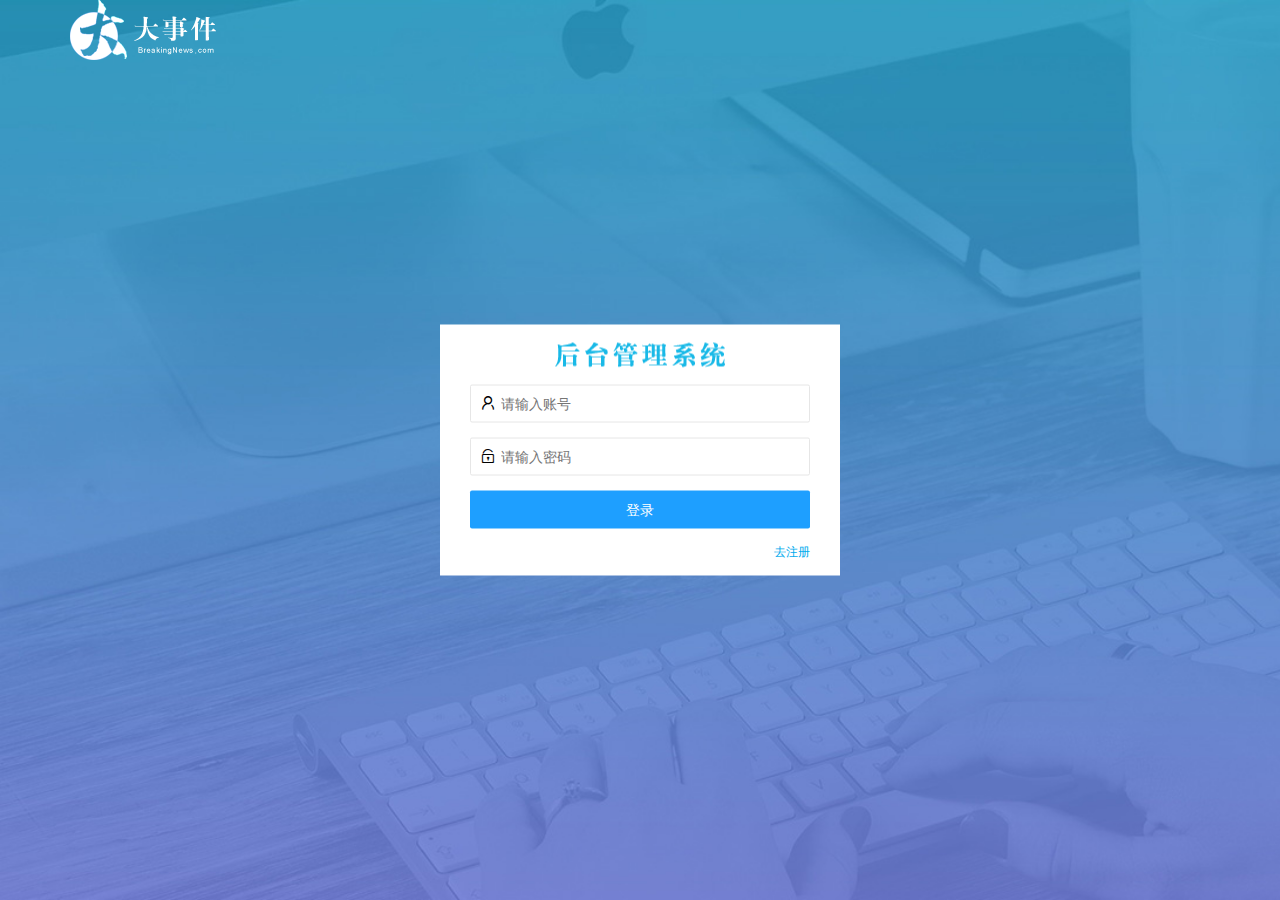
<file: login.html>
<!DOCTYPE html>
<html lang="en">

<head>
    <meta charset="UTF-8">
    <meta http-equiv="X-UA-Compatible" content="IE=edge">
    <meta name="viewport" content="width=device-width, initial-scale=1.0">
    <title>大事件管理系统</title>
    <link rel="stylesheet" href="./assets/lib/layui/css/layui.css">
    <link rel="stylesheet" href="./assets/css/login.css">
</head>

<body>
    <div class="layui-main">
        <!-- logo模块 -->
        <img src="./assets/images//logo.png" alt="">
    </div>
    <!-- 登录注册模块 -->
    <div class="loginAndRegBox">
        <div class="titleBox">
        </div>
        <!-- 登录界面 -->
        <div class="login_Box">
            <form class="layui-form" id="form_login">
                <!-- 用户名 -->
                <div class="layui-form-item">
                    <i class="layui-icon layui-icon-username"></i>
                    <input type="text" name="username" required lay-verify="required" placeholder="请输入账号"
                        autocomplete="off" class="layui-input">
                </div>
                <!-- 密码 -->
                <div class="layui-form-item">
                    <i class="layui-icon layui-icon-password"></i>
                    <input type="password" name="password" required lay-verify="required|pass" placeholder="请输入密码"
                        autocomplete="off" class="layui-input">
                </div>
                <!-- 按钮 -->
                <div class="layui-form-item">
                    <button class="layui-btn layui-btn-normal  layui-btn-fluid" lay-submit
                        lay-filter="formDemo">登录</button>
                </div>
                <div class="layui-form-item links">
                    <a id="link_reg" href="javascript:;">去注册</a>
                </div>
            </form>
        </div>
        <!-- 注册界面 -->
        <div class="reg_Box">
            <form class="layui-form" id="form_reg">
                <!-- 用户名 -->
                <div class="layui-form-item">
                    <i class="layui-icon layui-icon-username"></i>
                    <input type="text" name="username" required lay-verify="required" placeholder="请输入账号"
                        autocomplete="off" class="layui-input">
                </div>
                <!-- 输入密码 -->
                <div class="layui-form-item">
                    <i class="layui-icon layui-icon-password"></i>
                    <input type="password" id="password" name="password" required lay-verify="required|pass"
                        placeholder="请输入密码" autocomplete="off" class="layui-input">
                </div>
                <!-- 确认密码 -->
                <div class="layui-form-item">
                    <i class="layui-icon layui-icon-password"></i>
                    <input type="password" name="repassword" required lay-verify="required|repwd" placeholder="请确认密码"
                        autocomplete="off" class="layui-input">
                </div>
                <!-- 按钮 -->
                <div class="layui-form-item">
                    <button class="layui-btn layui-btn-normal  layui-btn-fluid" lay-submit
                        lay-filter="formDemo">注册</button>
                </div>
                <div class="layui-form-item links">
                    <a id="link_login" href="javascript:;">去登录</a>
                </div>
            </form>

        </div>

    </div>

</body>
<script src="/assets/lib/layui/layui.all.js"></script>
<script src="/assets/lib/jquery.js"></script>
<script src="/assets/js/BaseAPI.js"></script>
<script src="/assets/js/login.js"></script>

</html>
</file>
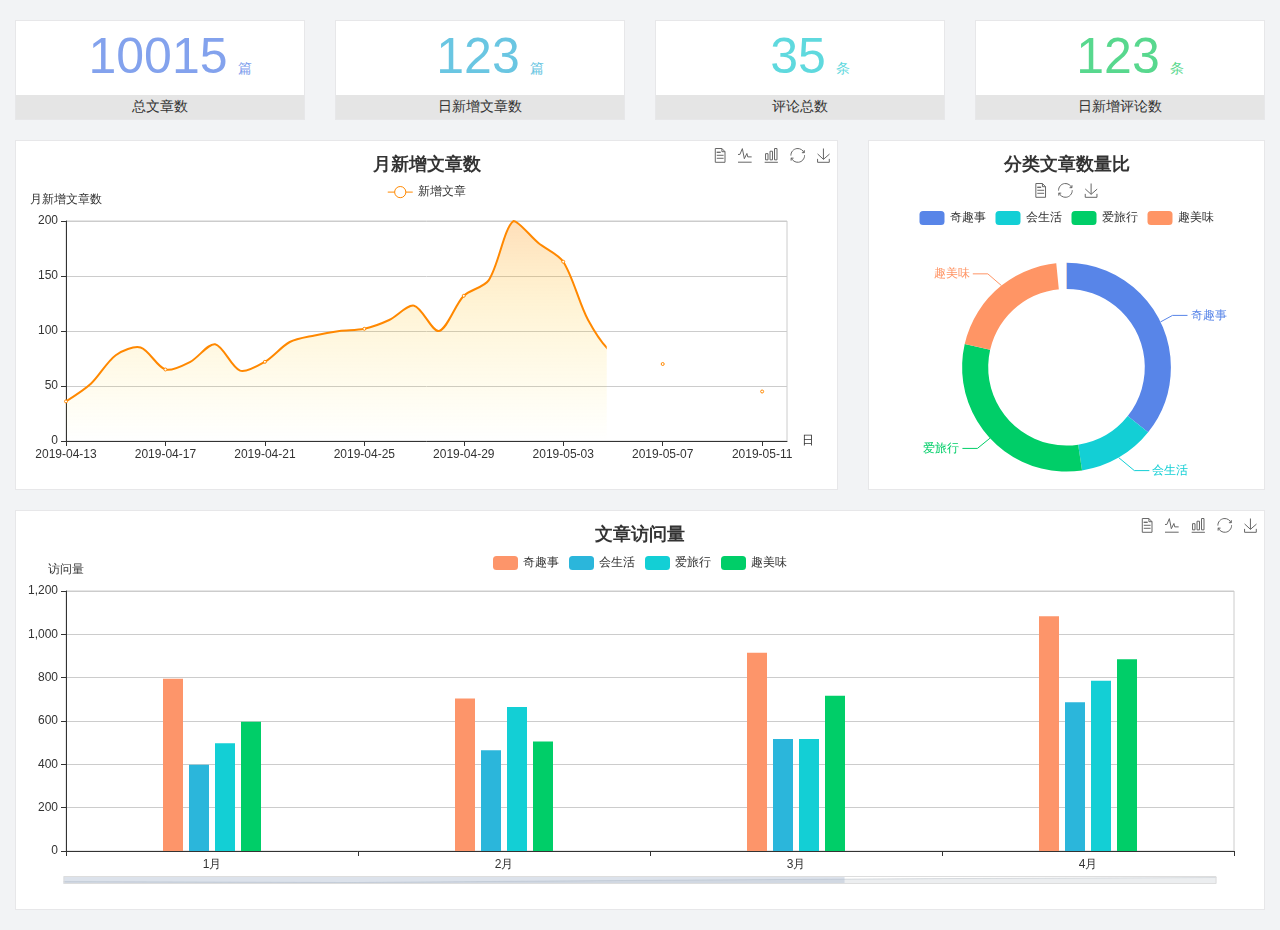
<file: home/dashboard.html>
<!DOCTYPE html>
<html lang="en">

<head>
  <meta charset="UTF-8">
  <meta name="viewport" content="width=device-width, initial-scale=1.0">
  <meta http-equiv="X-UA-Compatible" content="ie=edge">
  <title>图表统计</title>
  <link rel="stylesheet" href="../../assets/lib/bootstrap.css" />
  <link rel="stylesheet" href="../../assets/lib/main.css" />
  <script src="../../assets/lib/jquery.js"></script>
  <script type="text/javascript" src="../../assets/lib/echarts.min.js"></script>
</head>

<body>
  <div class="container-fluid">
    <div class="row spannel_list">
      <div class="col-sm-3 col-xs-6">
        <div class="spannel">
          <em>10015</em><span>篇</span>
          <b>总文章数</b>
        </div>
      </div>
      <div class="col-sm-3 col-xs-6">
        <div class="spannel scolor01">
          <em>123</em><span>篇</span>
          <b>日新增文章数</b>
        </div>
      </div>
      <div class="col-sm-3 col-xs-6">
        <div class="spannel scolor02">
          <em>35</em><span>条</span>
          <b>评论总数</b>
        </div>
      </div>
      <div class="col-sm-3 col-xs-6">
        <div class="spannel scolor03">
          <em>123</em><span>条</span>
          <b>日新增评论数</b>
        </div>
      </div>
    </div>
  </div>

  <div class="container-fluid">
    <div class="row curve-pie">
      <div class="col-lg-8 col-md-8">
        <div class="gragh_pannel" id="curve_show"></div>
      </div>
      <div class="col-lg-4 col-md-4">
        <div class="gragh_pannel" id="pie_show"></div>
      </div>
    </div>
  </div>

  <div class="container-fluid">
    <div class="column_pannel" id="column_show"></div>
  </div>

  <script>
    var oChart = echarts.init(document.getElementById('curve_show'));
    var aList_all = [
      { 'count': 36, 'date': '2019-04-13' },
      { 'count': 52, 'date': '2019-04-14' },
      { 'count': 78, 'date': '2019-04-15' },
      { 'count': 85, 'date': '2019-04-16' },
      { 'count': 65, 'date': '2019-04-17' },
      { 'count': 72, 'date': '2019-04-18' },
      { 'count': 88, 'date': '2019-04-19' },
      { 'count': 64, 'date': '2019-04-20' },
      { 'count': 72, 'date': '2019-04-21' },
      { 'count': 90, 'date': '2019-04-22' },
      { 'count': 96, 'date': '2019-04-23' },
      { 'count': 100, 'date': '2019-04-24' },
      { 'count': 102, 'date': '2019-04-25' },
      { 'count': 110, 'date': '2019-04-26' },
      { 'count': 123, 'date': '2019-04-27' },
      { 'count': 100, 'date': '2019-04-28' },
      { 'count': 132, 'date': '2019-04-29' },
      { 'count': 146, 'date': '2019-04-30' },
      { 'count': 200, 'date': '2019-05-01' },
      { 'count': 180, 'date': '2019-05-02' },
      { 'count': 163, 'date': '2019-05-03' },
      { 'count': 110, 'date': '2019-05-04' },
      { 'count': 80, 'date': '2019-05-05' },
      { 'count': 82, 'date': '2019-05-06' },
      { 'count': 70, 'date': '2019-05-07' },
      { 'count': 65, 'date': '2019-05-08' },
      { 'count': 54, 'date': '2019-05-09' },
      { 'count': 40, 'date': '2019-05-10' },
      { 'count': 45, 'date': '2019-05-11' },
      { 'count': 38, 'date': '2019-05-12' },
    ];

    let aCount = [];
    let aDate = [];

    for (var i = 0; i < aList_all.length; i++) {
      aCount.push(aList_all[i].count);
      aDate.push(aList_all[i].date);
    }

    var chartopt = {
      title: {
        text: '月新增文章数',
        left: 'center',
        top: '10'
      },
      tooltip: {
        trigger: 'axis'
      },
      legend: {
        data: ['新增文章'],
        top: '40'
      },
      toolbox: {
        show: true,
        feature: {
          mark: { show: true },
          dataView: { show: true, readOnly: false },
          magicType: { show: true, type: ['line', 'bar'] },
          restore: { show: true },
          saveAsImage: { show: true }
        }
      },
      calculable: true,
      xAxis: [
        {
          name: '日',
          type: 'category',
          boundaryGap: false,
          data: aDate
        }
      ],
      yAxis: [
        {
          name: '月新增文章数',
          type: 'value'
        }
      ],
      series: [
        {
          name: '新增文章',
          type: 'line',
          smooth: true,
          itemStyle: { normal: { areaStyle: { type: 'default' }, color: '#f80' }, lineStyle: { color: '#f80' } },
          data: aCount
        }],
      areaStyle: {
        normal: {
          color: new echarts.graphic.LinearGradient(0, 0, 0, 1, [{
            offset: 0,
            color: 'rgba(255,136,0,0.39)'
          }, {
            offset: .34,
            color: 'rgba(255,180,0,0.25)'
          }, {
            offset: 1,
            color: 'rgba(255,222,0,0.00)'
          }])

        }
      },
      grid: {
        show: true,
        x: 50,
        x2: 50,
        y: 80,
        height: 220
      }
    };

    oChart.setOption(chartopt);


    var oPie = echarts.init(document.getElementById('pie_show'));
    var oPieopt =
    {
      title: {
        top: 10,
        text: '分类文章数量比',
        x: 'center'
      },
      tooltip: {
        trigger: 'item',
        formatter: "{a} <br/>{b} : {c} ({d}%)"
      },
      color: ['#5885e8', '#13cfd5', '#00ce68', '#ff9565'],
      legend: {
        x: 'center',
        top: 65,
        data: ['奇趣事', '会生活', '爱旅行', '趣美味']
      },
      toolbox: {
        show: true,
        x: 'center',
        top: 35,
        feature: {
          mark: { show: true },
          dataView: { show: true, readOnly: false },
          magicType: {
            show: true,
            type: ['pie', 'funnel'],
            option: {
              funnel: {
                x: '25%',
                width: '50%',
                funnelAlign: 'left',
                max: 1548
              }
            }
          },
          restore: { show: true },
          saveAsImage: { show: true }
        }
      },
      calculable: true,
      series: [
        {
          name: '访问来源',
          type: 'pie',
          radius: ['45%', '60%'],
          center: ['50%', '65%'],
          data: [
            { value: 300, name: '奇趣事' },
            { value: 100, name: '会生活' },
            { value: 260, name: '爱旅行' },
            { value: 180, name: '趣美味' }
          ]
        }
      ]
    };
    oPie.setOption(oPieopt);



    var oColumn = this.echarts.init(document.getElementById('column_show'));
    var oColumnopt =
    {
      title: {
        text: '文章访问量',
        left: 'center',
        top: '10'
      },
      tooltip: {
        trigger: 'axis'
      },
      legend: {
        data: ['奇趣事', '会生活', '爱旅行', '趣美味'],
        top: '40'
      },
      toolbox: {
        show: true,
        feature: {
          mark: { show: true },
          dataView: { show: true, readOnly: false },
          magicType: { show: true, type: ['line', 'bar'] },
          restore: { show: true },
          saveAsImage: { show: true }
        }
      },
      calculable: true,
      xAxis: [
        {
          type: 'category',
          data: ['1月', '2月', '3月', '4月', '5月']
        }
      ],
      yAxis: [
        {
          name: '访问量',
          type: 'value'
        }
      ],
      series: [
        {
          name: '奇趣事',
          type: 'bar',
          barWidth: 20,
          itemStyle: {
            normal: { areaStyle: { type: 'default' }, color: '#fd956a' }
          },
          data: [800, 708, 920, 1090, 1200]
        },
        {
          name: '会生活',
          type: 'bar',
          barWidth: 20,
          itemStyle: {
            normal: { areaStyle: { type: 'default' }, color: '#2bb6db' }
          },
          data: [400, 468, 520, 690, 800]
        },
        {
          name: '爱旅行',
          type: 'bar',
          barWidth: 20,
          itemStyle: {
            normal: { areaStyle: { type: 'default' }, color: '#13cfd5' }
          },
          data: [500, 668, 520, 790, 900]
        },
        {
          name: '趣美味',
          type: 'bar',
          barWidth: 20,
          itemStyle: {
            normal: { areaStyle: { type: 'default' }, color: '#00ce68' }
          },
          data: [600, 508, 720, 890, 1000]
        }
      ],
      grid: {
        show: true,
        x: 50,
        x2: 30,
        y: 80,
        height: 260
      },
      dataZoom: [//给x轴设置滚动条
        {
          start: 0,//默认为0
          end: 100 - 1000 / 31,//默认为100
          type: 'slider',
          show: true,
          xAxisIndex: [0],
          handleSize: 0,//滑动条的 左右2个滑动条的大小
          height: 8,//组件高度
          left: 45, //左边的距离
          right: 50,//右边的距离
          bottom: 26,//右边的距离
          handleColor: '#ddd',//h滑动图标的颜色
          handleStyle: {
            borderColor: "#cacaca",
            borderWidth: "1",
            shadowBlur: 2,
            background: "#ddd",
            shadowColor: "#ddd",
          }
        }]
    };
    oColumn.setOption(oColumnopt);
  </script>
</body>

</html>
</file>
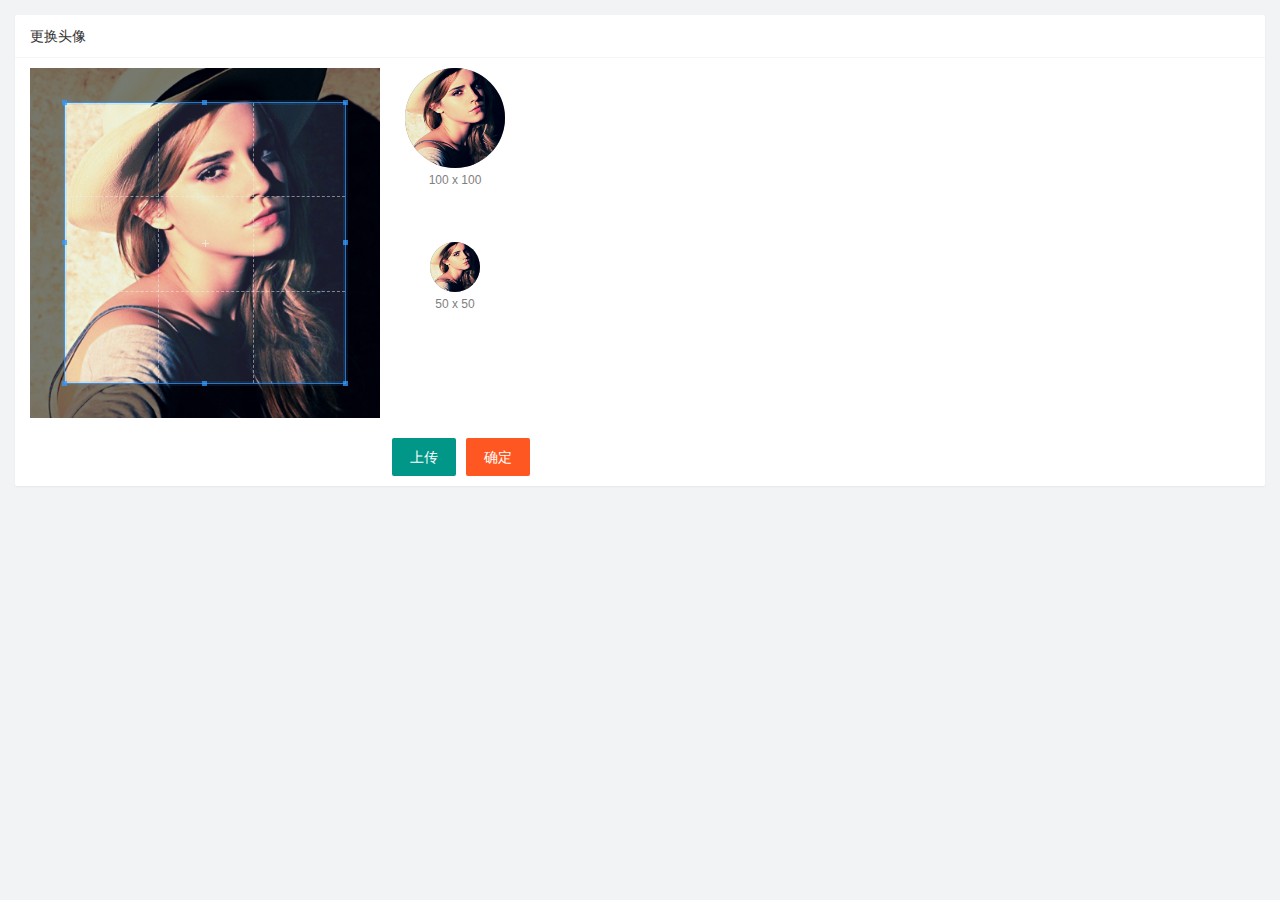
<file: user/user_avator.html>
<!DOCTYPE html>
<html lang="en">

<head>
    <meta charset="UTF-8">
    <meta http-equiv="X-UA-Compatible" content="IE=edge">
    <meta name="viewport" content="width=device-width, initial-scale=1.0">
    <title>Document</title>
    <link rel="stylesheet" href="/assets/lib/layui/css/layui.css">
    <link rel="stylesheet" href="/assets/lib/cropper/cropper.css">
    <link rel="stylesheet" href="/assets/css/user_avator.css">
</head>

<body>
    <div class="layui-card">
        <div class="layui-card-header">更换头像</div>
        <div class="layui-card-body">
            <!-- 第一行的图片裁剪和预览区域 -->
            <div class="row1">
                <!-- 图片裁剪区域 -->
                <div class="cropper-box">
                    <!-- 这个 img 标签很重要，将来会把它初始化为裁剪区域 -->
                    <img id="image" src="/assets/images/sample.jpg" />
                </div>
                <!-- 图片的预览区域 -->
                <div class="preview-box">
                    <div>
                        <!-- 宽高为 100px 的预览区域 -->
                        <div class="img-preview w100"></div>
                        <p class="size">100 x 100</p>
                    </div>
                    <div>
                        <!-- 宽高为 50px 的预览区域 -->
                        <div class="img-preview w50"></div>
                        <p class="size">50 x 50</p>
                    </div>
                </div>
            </div>

            <!-- 第二行的按钮区域 -->
            <div class="row2">
                <button type="button" id="btnChooseImg" class="layui-btn">上传</button>
                <button type="button" id="btnUpload" class="layui-btn layui-btn-danger">确定</button>
            </div>
            <!-- accept属性：规定file能够上传的图片格式 -->
            <input type="file" id="file" accept="image/png,image/jpg,image/jpeg">
        </div>
    </div>

</body>
<script src="/assets/lib/jquery.js"></script>
<script src="/assets/lib/layui/layui.all.js"></script>
<script src="/assets/lib/cropper/Cropper.js"></script>
<script src="/assets/lib/cropper/jquery-cropper.js"></script>
<script src="/assets/js/BaseAPI.js"></script>
<script src="/assets/js/user_avator.js"></script>

</html>
</file>
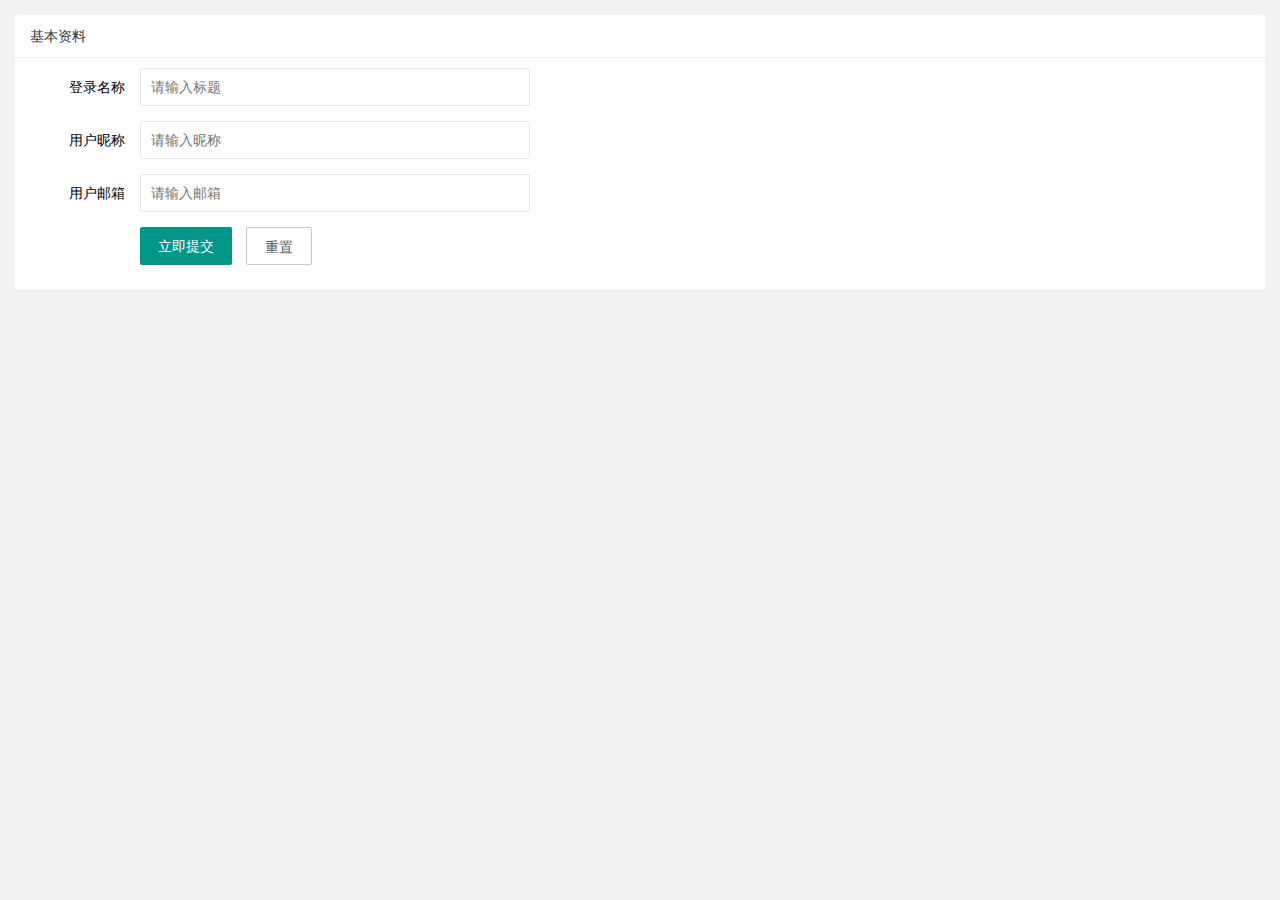
<file: user/user_info.html>
<!DOCTYPE html>
<html lang="en">

<head>
    <meta charset="UTF-8">
    <meta http-equiv="X-UA-Compatible" content="IE=edge">
    <meta name="viewport" content="width=device-width, initial-scale=1.0">
    <title>Document</title>
    <link rel="stylesheet" href="/assets/lib/layui/css/layui.css">
    <link rel="stylesheet" href="/assets/css/user_info.css">
</head>

<body>
    <!-- 功能：1、点击提交 欢迎词会修改
                2、点击重置 恢复原来的用户信息
    -->
    <div class="layui-card">
        <div class="layui-card-header">基本资料</div>
        <div class="layui-card-body">
            <form class="layui-form" lay-filter="formUserInfo" action="">
                <div class="layui-form-item">
                    <label class="layui-form-label">登录名称</label>
                    <div class="layui-input-block">
                        <input type="text" readonly name="username" required lay-verify="required" placeholder="请输入标题"
                            autocomplete="off" class="layui-input">
                    </div>
                </div>
                <div class="layui-form-item">
                    <label class="layui-form-label">用户昵称</label>
                    <div class="layui-input-block">
                        <input type="text" name="nickname" required lay-verify="required|nickname" placeholder="请输入昵称"
                            autocomplete="off" class="layui-input">
                    </div>
                </div>
                <div class="layui-form-item">
                    <label class="layui-form-label">用户邮箱</label>
                    <div class="layui-input-block">
                        <input type="text" name="email" required lay-verify="required|email" placeholder="请输入邮箱"
                            autocomplete="off" class="layui-input">
                    </div>
                </div>
                <div class="layui-form-item">
                    <div class="layui-input-block">
                        <button class="layui-btn" lay-submit lay-filter="formDemo">立即提交</button>
                        <button type="reset" class="layui-btn layui-btn-primary" id="btnReset">重置</button>
                    </div>
                </div>
                <!-- 隐藏域  接收ID属性 -->
                <input type="hidden" name="id" value="">
            </form>
        </div>
    </div>

</body>
<script src="/assets/lib/jquery.js"></script>
<script src="/assets/lib/layui/layui.all.js"></script>
<script src="/assets/js/BaseAPI.js"></script>
<script src="/assets/js/user_info.js"></script>

</html>
</file>
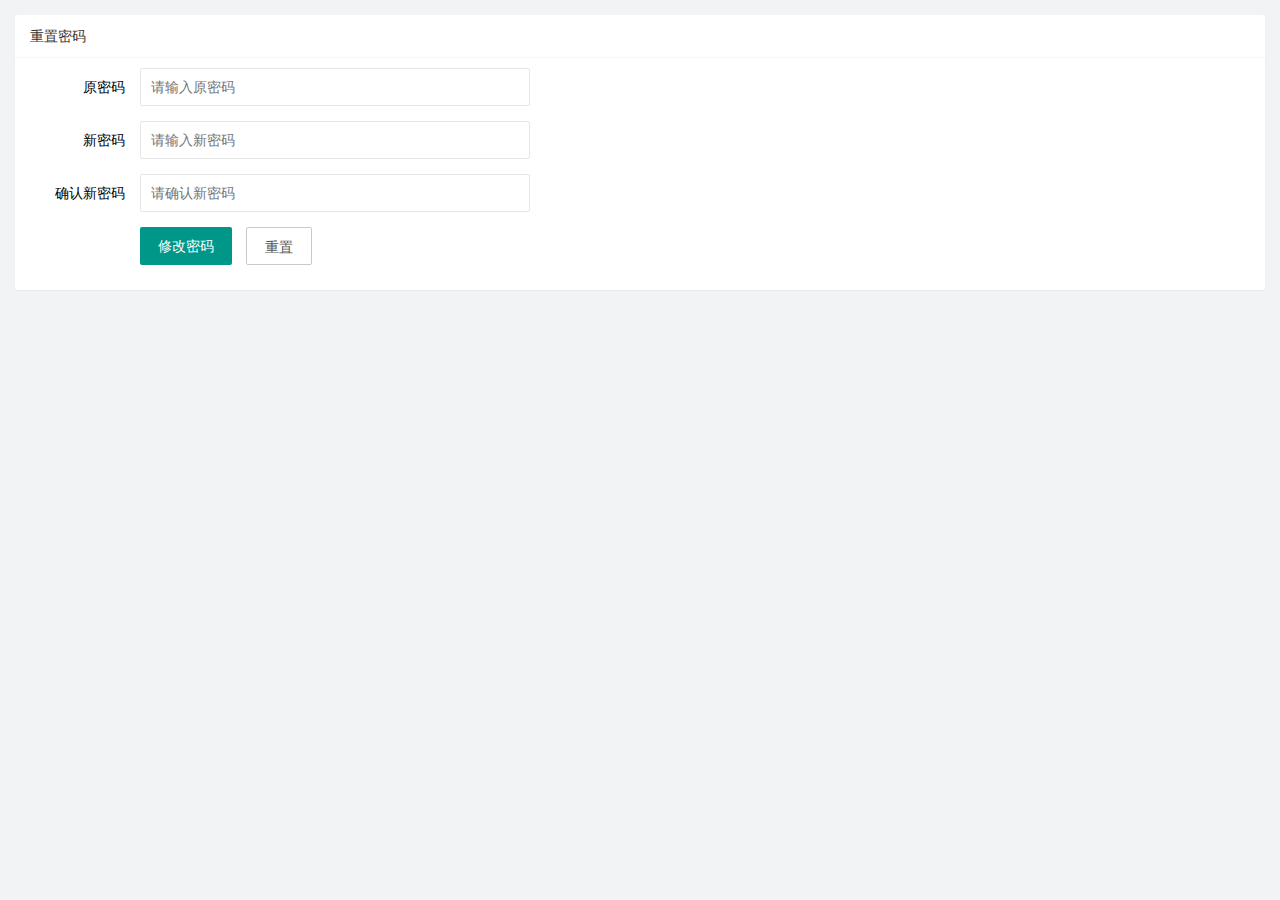
<file: user/user_pwd.html>
<!DOCTYPE html>
<html lang="en">

<head>
    <meta charset="UTF-8">
    <meta http-equiv="X-UA-Compatible" content="IE=edge">
    <meta name="viewport" content="width=device-width, initial-scale=1.0">
    <title>Document</title>
    <link rel="stylesheet" href="/assets/lib/layui/css/layui.css">
    <link rel="stylesheet" href="/assets/css/user_pwd.css">
</head>

<body>
    <div class="layui-card">
        <div class="layui-card-header">重置密码</div>
        <div class="layui-card-body">
            <form class="layui-form" action="">
                <div class="layui-form-item">
                    <label class="layui-form-label">原密码</label>
                    <div class="layui-input-block">
                        <input type="password" name="oldPwd" required lay-verify="required|pwd" placeholder="请输入原密码"
                            autocomplete="off" class="layui-input">
                    </div>
                </div>
                <div class="layui-form-item">
                    <label class="layui-form-label">新密码</label>
                    <div class="layui-input-block">
                        <input type="password" name="newPwd" required lay-verify="required|pwd|samepwd"
                            placeholder="请输入新密码" autocomplete="off" class="layui-input">
                    </div>
                </div>
                <div class="layui-form-item">
                    <label class="layui-form-label">确认新密码</label>
                    <div class="layui-input-block">
                        <input type="password" name="rePwd" required lay-verify="required|pwd|repwd"
                            placeholder="请确认新密码" autocomplete="off" class="layui-input">
                    </div>
                </div>
                <div class="layui-form-item">
                    <div class="layui-input-block">
                        <button class="layui-btn" lay-submit lay-filter="formDemo">修改密码</button>
                        <button type="reset" class="layui-btn layui-btn-primary">重置</button>
                    </div>
                </div>
            </form>
        </div>
    </div>

</body>
<script src="/assets/lib/jquery.js"></script>
<script src="/assets/lib/layui/layui.all.js"></script>
<script src="/assets/js/BaseAPI.js"></script>
<script src="/assets/js/user_pwd.js"></script>

</html>
</file>
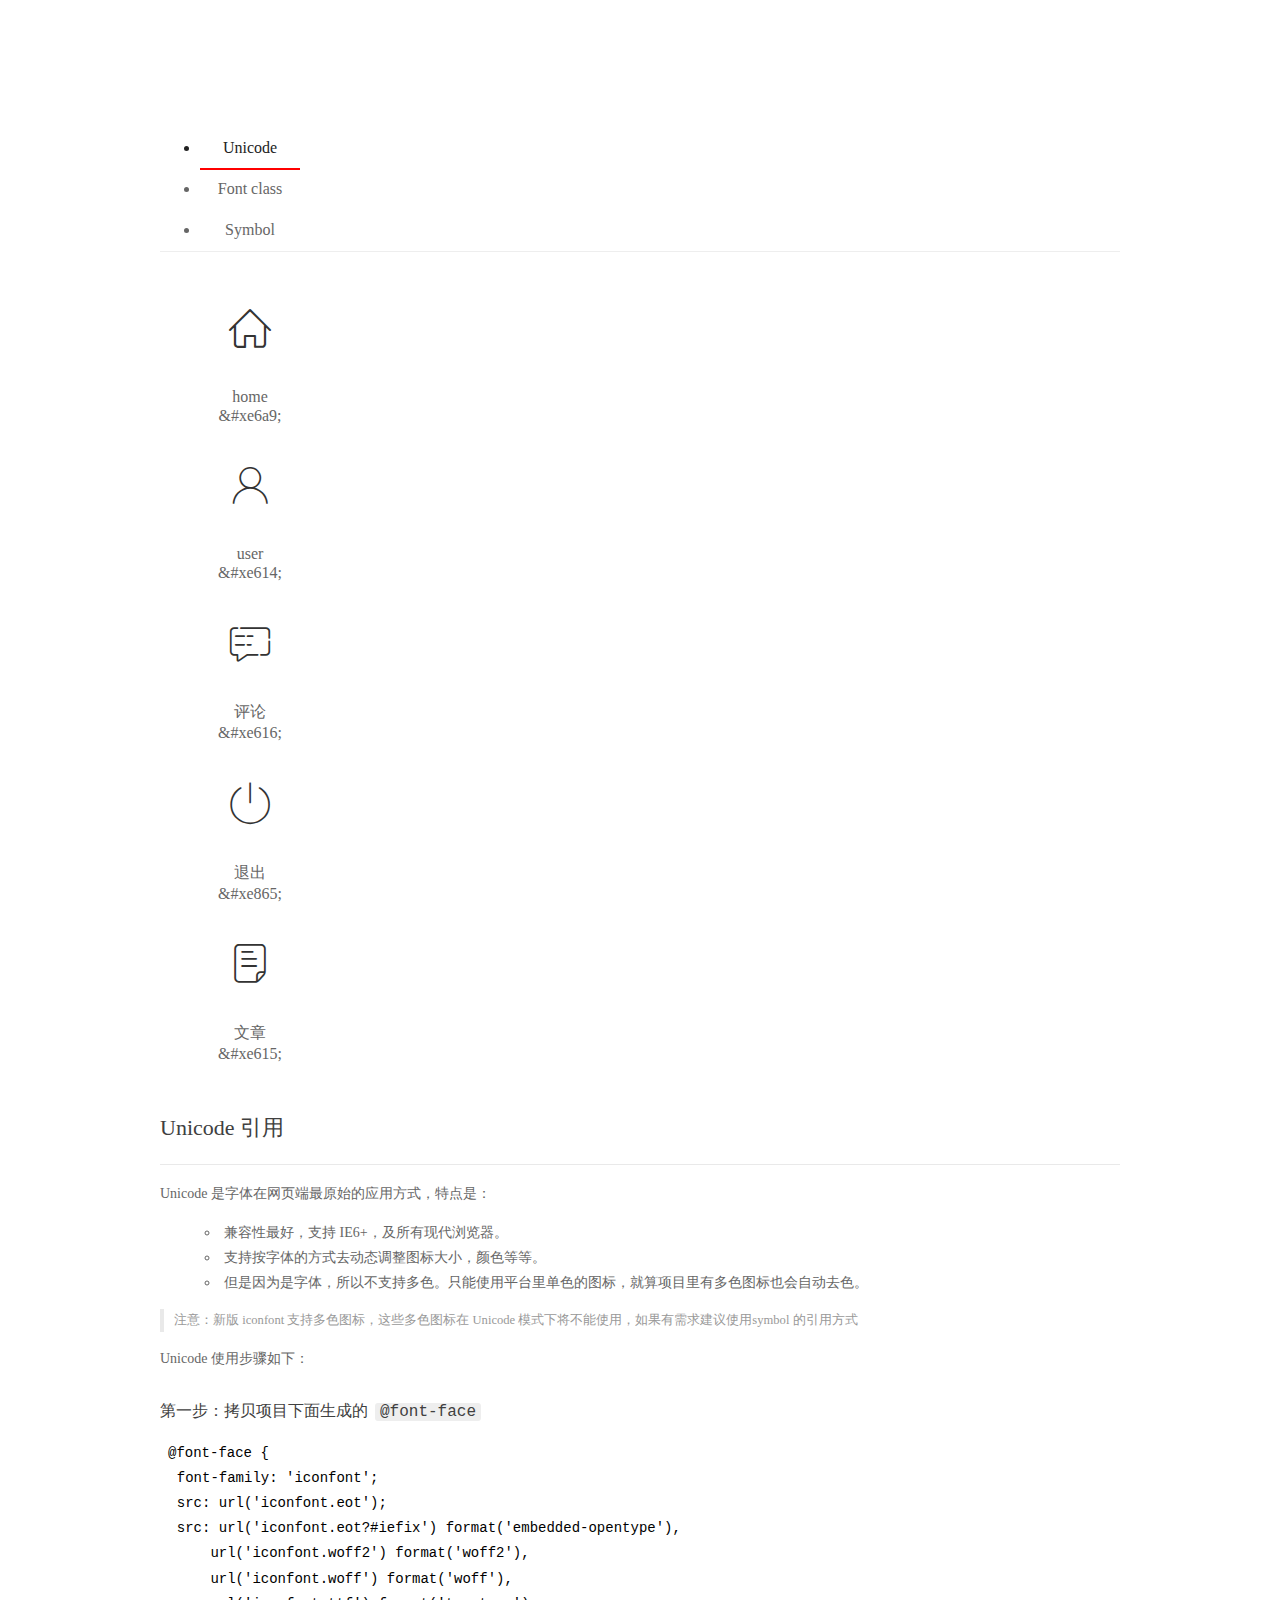
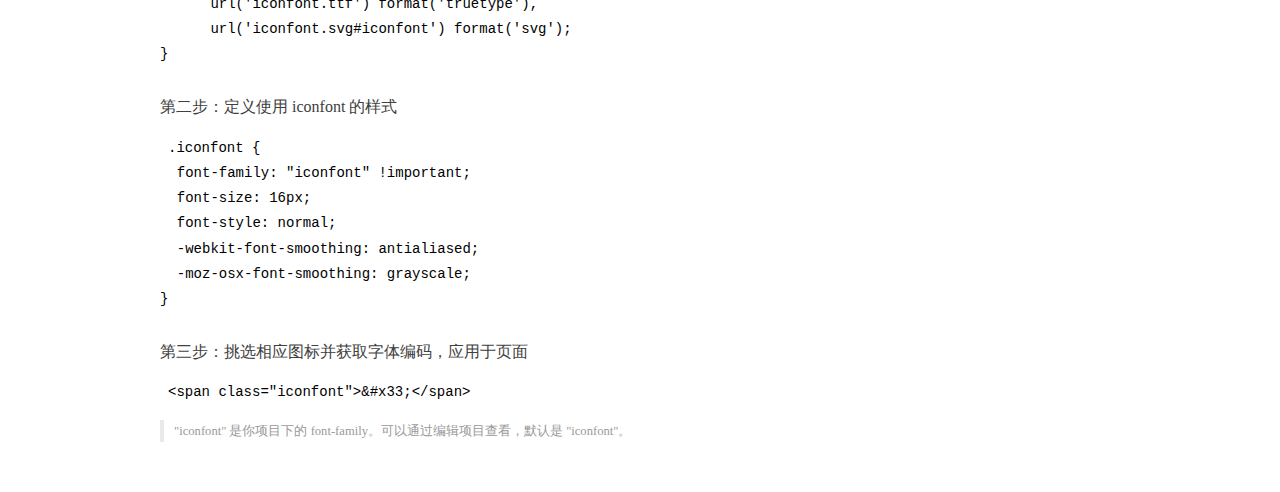
<file: assets/fonts/demo_index.html>
<!DOCTYPE html>
<html>
<head>
  <meta charset="utf-8"/>
  <title>IconFont Demo</title>
  <link rel="shortcut icon" href="https://gtms04.alicdn.com/tps/i4/TB1_oz6GVXXXXaFXpXXJDFnIXXX-64-64.ico" type="image/x-icon"/>
  <link rel="stylesheet" href="https://g.alicdn.com/thx/cube/1.3.2/cube.min.css">
  <link rel="stylesheet" href="demo.css">
  <link rel="stylesheet" href="iconfont.css">
  <script src="iconfont.js"></script>
  <!-- jQuery -->
  <script src="https://a1.alicdn.com/oss/uploads/2018/12/26/7bfddb60-08e8-11e9-9b04-53e73bb6408b.js"></script>
  <!-- 代码高亮 -->
  <script src="https://a1.alicdn.com/oss/uploads/2018/12/26/a3f714d0-08e6-11e9-8a15-ebf944d7534c.js"></script>
</head>
<body>
  <div class="main">
    <h1 class="logo"><a href="https://www.iconfont.cn/" title="iconfont 首页" target="_blank">&#xe86b;</a></h1>
    <div class="nav-tabs">
      <ul id="tabs" class="dib-box">
        <li class="dib active"><span>Unicode</span></li>
        <li class="dib"><span>Font class</span></li>
        <li class="dib"><span>Symbol</span></li>
      </ul>
      
    </div>
    <div class="tab-container">
      <div class="content unicode" style="display: block;">
          <ul class="icon_lists dib-box">
          
            <li class="dib">
              <span class="icon iconfont">&#xe6a9;</span>
                <div class="name">home</div>
                <div class="code-name">&amp;#xe6a9;</div>
              </li>
          
            <li class="dib">
              <span class="icon iconfont">&#xe614;</span>
                <div class="name">user</div>
                <div class="code-name">&amp;#xe614;</div>
              </li>
          
            <li class="dib">
              <span class="icon iconfont">&#xe616;</span>
                <div class="name">评论</div>
                <div class="code-name">&amp;#xe616;</div>
              </li>
          
            <li class="dib">
              <span class="icon iconfont">&#xe865;</span>
                <div class="name">退出</div>
                <div class="code-name">&amp;#xe865;</div>
              </li>
          
            <li class="dib">
              <span class="icon iconfont">&#xe615;</span>
                <div class="name">文章</div>
                <div class="code-name">&amp;#xe615;</div>
              </li>
          
          </ul>
          <div class="article markdown">
          <h2 id="unicode-">Unicode 引用</h2>
          <hr>

          <p>Unicode 是字体在网页端最原始的应用方式，特点是：</p>
          <ul>
            <li>兼容性最好，支持 IE6+，及所有现代浏览器。</li>
            <li>支持按字体的方式去动态调整图标大小，颜色等等。</li>
            <li>但是因为是字体，所以不支持多色。只能使用平台里单色的图标，就算项目里有多色图标也会自动去色。</li>
          </ul>
          <blockquote>
            <p>注意：新版 iconfont 支持多色图标，这些多色图标在 Unicode 模式下将不能使用，如果有需求建议使用symbol 的引用方式</p>
          </blockquote>
          <p>Unicode 使用步骤如下：</p>
          <h3 id="-font-face">第一步：拷贝项目下面生成的 <code>@font-face</code></h3>
<pre><code class="language-css"
>@font-face {
  font-family: 'iconfont';
  src: url('iconfont.eot');
  src: url('iconfont.eot?#iefix') format('embedded-opentype'),
      url('iconfont.woff2') format('woff2'),
      url('iconfont.woff') format('woff'),
      url('iconfont.ttf') format('truetype'),
      url('iconfont.svg#iconfont') format('svg');
}
</code></pre>
          <h3 id="-iconfont-">第二步：定义使用 iconfont 的样式</h3>
<pre><code class="language-css"
>.iconfont {
  font-family: "iconfont" !important;
  font-size: 16px;
  font-style: normal;
  -webkit-font-smoothing: antialiased;
  -moz-osx-font-smoothing: grayscale;
}
</code></pre>
          <h3 id="-">第三步：挑选相应图标并获取字体编码，应用于页面</h3>
<pre>
<code class="language-html"
>&lt;span class="iconfont"&gt;&amp;#x33;&lt;/span&gt;
</code></pre>
          <blockquote>
            <p>"iconfont" 是你项目下的 font-family。可以通过编辑项目查看，默认是 "iconfont"。</p>
          </blockquote>
          </div>
      </div>
      <div class="content font-class">
        <ul class="icon_lists dib-box">
          
          <li class="dib">
            <span class="icon iconfont icon-home"></span>
            <div class="name">
              home
            </div>
            <div class="code-name">.icon-home
            </div>
          </li>
          
          <li class="dib">
            <span class="icon iconfont icon-user"></span>
            <div class="name">
              user
            </div>
            <div class="code-name">.icon-user
            </div>
          </li>
          
          <li class="dib">
            <span class="icon iconfont icon-pinglun"></span>
            <div class="name">
              评论
            </div>
            <div class="code-name">.icon-pinglun
            </div>
          </li>
          
          <li class="dib">
            <span class="icon iconfont icon-tuichu"></span>
            <div class="name">
              退出
            </div>
            <div class="code-name">.icon-tuichu
            </div>
          </li>
          
          <li class="dib">
            <span class="icon iconfont icon-16"></span>
            <div class="name">
              文章
            </div>
            <div class="code-name">.icon-16
            </div>
          </li>
          
        </ul>
        <div class="article markdown">
        <h2 id="font-class-">font-class 引用</h2>
        <hr>

        <p>font-class 是 Unicode 使用方式的一种变种，主要是解决 Unicode 书写不直观，语意不明确的问题。</p>
        <p>与 Unicode 使用方式相比，具有如下特点：</p>
        <ul>
          <li>兼容性良好，支持 IE8+，及所有现代浏览器。</li>
          <li>相比于 Unicode 语意明确，书写更直观。可以很容易分辨这个 icon 是什么。</li>
          <li>因为使用 class 来定义图标，所以当要替换图标时，只需要修改 class 里面的 Unicode 引用。</li>
          <li>不过因为本质上还是使用的字体，所以多色图标还是不支持的。</li>
        </ul>
        <p>使用步骤如下：</p>
        <h3 id="-fontclass-">第一步：引入项目下面生成的 fontclass 代码：</h3>
<pre><code class="language-html">&lt;link rel="stylesheet" href="./iconfont.css"&gt;
</code></pre>
        <h3 id="-">第二步：挑选相应图标并获取类名，应用于页面：</h3>
<pre><code class="language-html">&lt;span class="iconfont icon-xxx"&gt;&lt;/span&gt;
</code></pre>
        <blockquote>
          <p>"
            iconfont" 是你项目下的 font-family。可以通过编辑项目查看，默认是 "iconfont"。</p>
        </blockquote>
      </div>
      </div>
      <div class="content symbol">
          <ul class="icon_lists dib-box">
          
            <li class="dib">
                <svg class="icon svg-icon" aria-hidden="true">
                  <use xlink:href="#icon-home"></use>
                </svg>
                <div class="name">home</div>
                <div class="code-name">#icon-home</div>
            </li>
          
            <li class="dib">
                <svg class="icon svg-icon" aria-hidden="true">
                  <use xlink:href="#icon-user"></use>
                </svg>
                <div class="name">user</div>
                <div class="code-name">#icon-user</div>
            </li>
          
            <li class="dib">
                <svg class="icon svg-icon" aria-hidden="true">
                  <use xlink:href="#icon-pinglun"></use>
                </svg>
                <div class="name">评论</div>
                <div class="code-name">#icon-pinglun</div>
            </li>
          
            <li class="dib">
                <svg class="icon svg-icon" aria-hidden="true">
                  <use xlink:href="#icon-tuichu"></use>
                </svg>
                <div class="name">退出</div>
                <div class="code-name">#icon-tuichu</div>
            </li>
          
            <li class="dib">
                <svg class="icon svg-icon" aria-hidden="true">
                  <use xlink:href="#icon-16"></use>
                </svg>
                <div class="name">文章</div>
                <div class="code-name">#icon-16</div>
            </li>
          
          </ul>
          <div class="article markdown">
          <h2 id="symbol-">Symbol 引用</h2>
          <hr>

          <p>这是一种全新的使用方式，应该说这才是未来的主流，也是平台目前推荐的用法。相关介绍可以参考这篇<a href="">文章</a>
            这种用法其实是做了一个 SVG 的集合，与另外两种相比具有如下特点：</p>
          <ul>
            <li>支持多色图标了，不再受单色限制。</li>
            <li>通过一些技巧，支持像字体那样，通过 <code>font-size</code>, <code>color</code> 来调整样式。</li>
            <li>兼容性较差，支持 IE9+，及现代浏览器。</li>
            <li>浏览器渲染 SVG 的性能一般，还不如 png。</li>
          </ul>
          <p>使用步骤如下：</p>
          <h3 id="-symbol-">第一步：引入项目下面生成的 symbol 代码：</h3>
<pre><code class="language-html">&lt;script src="./iconfont.js"&gt;&lt;/script&gt;
</code></pre>
          <h3 id="-css-">第二步：加入通用 CSS 代码（引入一次就行）：</h3>
<pre><code class="language-html">&lt;style&gt;
.icon {
  width: 1em;
  height: 1em;
  vertical-align: -0.15em;
  fill: currentColor;
  overflow: hidden;
}
&lt;/style&gt;
</code></pre>
          <h3 id="-">第三步：挑选相应图标并获取类名，应用于页面：</h3>
<pre><code class="language-html">&lt;svg class="icon" aria-hidden="true"&gt;
  &lt;use xlink:href="#icon-xxx"&gt;&lt;/use&gt;
&lt;/svg&gt;
</code></pre>
          </div>
      </div>

    </div>
  </div>
  <script>
  $(document).ready(function () {
      $('.tab-container .content:first').show()

      $('#tabs li').click(function (e) {
        var tabContent = $('.tab-container .content')
        var index = $(this).index()

        if ($(this).hasClass('active')) {
          return
        } else {
          $('#tabs li').removeClass('active')
          $(this).addClass('active')

          tabContent.hide().eq(index).fadeIn()
        }
      })
    })
  </script>
</body>
</html>
</file>
<file: assets/lib/layui/css/layui.css>
/** layui-v2.5.5 MIT License By https://www.layui.com */
 .layui-inline,img{display:inline-block;vertical-align:middle}h1,h2,h3,h4,h5,h6{font-weight:400}.layui-edge,.layui-header,.layui-inline,.layui-main{position:relative}.layui-body,.layui-edge,.layui-elip{overflow:hidden}.layui-btn,.layui-edge,.layui-inline,img{vertical-align:middle}.layui-btn,.layui-disabled,.layui-icon,.layui-unselect{-moz-user-select:none;-webkit-user-select:none;-ms-user-select:none}.layui-elip,.layui-form-checkbox span,.layui-form-pane .layui-form-label{text-overflow:ellipsis;white-space:nowrap}.layui-breadcrumb,.layui-tree-btnGroup{visibility:hidden}blockquote,body,button,dd,div,dl,dt,form,h1,h2,h3,h4,h5,h6,input,li,ol,p,pre,td,textarea,th,ul{margin:0;padding:0;-webkit-tap-highlight-color:rgba(0,0,0,0)}a:active,a:hover{outline:0}img{border:none}li{list-style:none}table{border-collapse:collapse;border-spacing:0}h4,h5,h6{font-size:100%}button,input,optgroup,option,select,textarea{font-family:inherit;font-size:inherit;font-style:inherit;font-weight:inherit;outline:0}pre{white-space:pre-wrap;white-space:-moz-pre-wrap;white-space:-pre-wrap;white-space:-o-pre-wrap;word-wrap:break-word}body{line-height:24px;font:14px Helvetica Neue,Helvetica,PingFang SC,Tahoma,Arial,sans-serif}hr{height:1px;margin:10px 0;border:0;clear:both}a{color:#333;text-decoration:none}a:hover{color:#777}a cite{font-style:normal;*cursor:pointer}.layui-border-box,.layui-border-box *{box-sizing:border-box}.layui-box,.layui-box *{box-sizing:content-box}.layui-clear{clear:both;*zoom:1}.layui-clear:after{content:'\20';clear:both;*zoom:1;display:block;height:0}.layui-inline{*display:inline;*zoom:1}.layui-edge{display:inline-block;width:0;height:0;border-width:6px;border-style:dashed;border-color:transparent}.layui-edge-top{top:-4px;border-bottom-color:#999;border-bottom-style:solid}.layui-edge-right{border-left-color:#999;border-left-style:solid}.layui-edge-bottom{top:2px;border-top-color:#999;border-top-style:solid}.layui-edge-left{border-right-color:#999;border-right-style:solid}.layui-disabled,.layui-disabled:hover{color:#d2d2d2!important;cursor:not-allowed!important}.layui-circle{border-radius:100%}.layui-show{display:block!important}.layui-hide{display:none!important}@font-face{font-family:layui-icon;src:url(../font/iconfont.eot?v=250);src:url(../font/iconfont.eot?v=250#iefix) format('embedded-opentype'),url(../font/iconfont.woff2?v=250) format('woff2'),url(../font/iconfont.woff?v=250) format('woff'),url(../font/iconfont.ttf?v=250) format('truetype'),url(../font/iconfont.svg?v=250#layui-icon) format('svg')}.layui-icon{font-family:layui-icon!important;font-size:16px;font-style:normal;-webkit-font-smoothing:antialiased;-moz-osx-font-smoothing:grayscale}.layui-icon-reply-fill:before{content:"\e611"}.layui-icon-set-fill:before{content:"\e614"}.layui-icon-menu-fill:before{content:"\e60f"}.layui-icon-search:before{content:"\e615"}.layui-icon-share:before{content:"\e641"}.layui-icon-set-sm:before{content:"\e620"}.layui-icon-engine:before{content:"\e628"}.layui-icon-close:before{content:"\1006"}.layui-icon-close-fill:before{content:"\1007"}.layui-icon-chart-screen:before{content:"\e629"}.layui-icon-star:before{content:"\e600"}.layui-icon-circle-dot:before{content:"\e617"}.layui-icon-chat:before{content:"\e606"}.layui-icon-release:before{content:"\e609"}.layui-icon-list:before{content:"\e60a"}.layui-icon-chart:before{content:"\e62c"}.layui-icon-ok-circle:before{content:"\1005"}.layui-icon-layim-theme:before{content:"\e61b"}.layui-icon-table:before{content:"\e62d"}.layui-icon-right:before{content:"\e602"}.layui-icon-left:before{content:"\e603"}.layui-icon-cart-simple:before{content:"\e698"}.layui-icon-face-cry:before{content:"\e69c"}.layui-icon-face-smile:before{content:"\e6af"}.layui-icon-survey:before{content:"\e6b2"}.layui-icon-tree:before{content:"\e62e"}.layui-icon-upload-circle:before{content:"\e62f"}.layui-icon-add-circle:before{content:"\e61f"}.layui-icon-download-circle:before{content:"\e601"}.layui-icon-templeate-1:before{content:"\e630"}.layui-icon-util:before{content:"\e631"}.layui-icon-face-surprised:before{content:"\e664"}.layui-icon-edit:before{content:"\e642"}.layui-icon-speaker:before{content:"\e645"}.layui-icon-down:before{content:"\e61a"}.layui-icon-file:before{content:"\e621"}.layui-icon-layouts:before{content:"\e632"}.layui-icon-rate-half:before{content:"\e6c9"}.layui-icon-add-circle-fine:before{content:"\e608"}.layui-icon-prev-circle:before{content:"\e633"}.layui-icon-read:before{content:"\e705"}.layui-icon-404:before{content:"\e61c"}.layui-icon-carousel:before{content:"\e634"}.layui-icon-help:before{content:"\e607"}.layui-icon-code-circle:before{content:"\e635"}.layui-icon-water:before{content:"\e636"}.layui-icon-username:before{content:"\e66f"}.layui-icon-find-fill:before{content:"\e670"}.layui-icon-about:before{content:"\e60b"}.layui-icon-location:before{content:"\e715"}.layui-icon-up:before{content:"\e619"}.layui-icon-pause:before{content:"\e651"}.layui-icon-date:before{content:"\e637"}.layui-icon-layim-uploadfile:before{content:"\e61d"}.layui-icon-delete:before{content:"\e640"}.layui-icon-play:before{content:"\e652"}.layui-icon-top:before{content:"\e604"}.layui-icon-friends:before{content:"\e612"}.layui-icon-refresh-3:before{content:"\e9aa"}.layui-icon-ok:before{content:"\e605"}.layui-icon-layer:before{content:"\e638"}.layui-icon-face-smile-fine:before{content:"\e60c"}.layui-icon-dollar:before{content:"\e659"}.layui-icon-group:before{content:"\e613"}.layui-icon-layim-download:before{content:"\e61e"}.layui-icon-picture-fine:before{content:"\e60d"}.layui-icon-link:before{content:"\e64c"}.layui-icon-diamond:before{content:"\e735"}.layui-icon-log:before{content:"\e60e"}.layui-icon-rate-solid:before{content:"\e67a"}.layui-icon-fonts-del:before{content:"\e64f"}.layui-icon-unlink:before{content:"\e64d"}.layui-icon-fonts-clear:before{content:"\e639"}.layui-icon-triangle-r:before{content:"\e623"}.layui-icon-circle:before{content:"\e63f"}.layui-icon-radio:before{content:"\e643"}.layui-icon-align-center:before{content:"\e647"}.layui-icon-align-right:before{content:"\e648"}.layui-icon-align-left:before{content:"\e649"}.layui-icon-loading-1:before{content:"\e63e"}.layui-icon-return:before{content:"\e65c"}.layui-icon-fonts-strong:before{content:"\e62b"}.layui-icon-upload:before{content:"\e67c"}.layui-icon-dialogue:before{content:"\e63a"}.layui-icon-video:before{content:"\e6ed"}.layui-icon-headset:before{content:"\e6fc"}.layui-icon-cellphone-fine:before{content:"\e63b"}.layui-icon-add-1:before{content:"\e654"}.layui-icon-face-smile-b:before{content:"\e650"}.layui-icon-fonts-html:before{content:"\e64b"}.layui-icon-form:before{content:"\e63c"}.layui-icon-cart:before{content:"\e657"}.layui-icon-camera-fill:before{content:"\e65d"}.layui-icon-tabs:before{content:"\e62a"}.layui-icon-fonts-code:before{content:"\e64e"}.layui-icon-fire:before{content:"\e756"}.layui-icon-set:before{content:"\e716"}.layui-icon-fonts-u:before{content:"\e646"}.layui-icon-triangle-d:before{content:"\e625"}.layui-icon-tips:before{content:"\e702"}.layui-icon-picture:before{content:"\e64a"}.layui-icon-more-vertical:before{content:"\e671"}.layui-icon-flag:before{content:"\e66c"}.layui-icon-loading:before{content:"\e63d"}.layui-icon-fonts-i:before{content:"\e644"}.layui-icon-refresh-1:before{content:"\e666"}.layui-icon-rmb:before{content:"\e65e"}.layui-icon-home:before{content:"\e68e"}.layui-icon-user:before{content:"\e770"}.layui-icon-notice:before{content:"\e667"}.layui-icon-login-weibo:before{content:"\e675"}.layui-icon-voice:before{content:"\e688"}.layui-icon-upload-drag:before{content:"\e681"}.layui-icon-login-qq:before{content:"\e676"}.layui-icon-snowflake:before{content:"\e6b1"}.layui-icon-file-b:before{content:"\e655"}.layui-icon-template:before{content:"\e663"}.layui-icon-auz:before{content:"\e672"}.layui-icon-console:before{content:"\e665"}.layui-icon-app:before{content:"\e653"}.layui-icon-prev:before{content:"\e65a"}.layui-icon-website:before{content:"\e7ae"}.layui-icon-next:before{content:"\e65b"}.layui-icon-component:before{content:"\e857"}.layui-icon-more:before{content:"\e65f"}.layui-icon-login-wechat:before{content:"\e677"}.layui-icon-shrink-right:before{content:"\e668"}.layui-icon-spread-left:before{content:"\e66b"}.layui-icon-camera:before{content:"\e660"}.layui-icon-note:before{content:"\e66e"}.layui-icon-refresh:before{content:"\e669"}.layui-icon-female:before{content:"\e661"}.layui-icon-male:before{content:"\e662"}.layui-icon-password:before{content:"\e673"}.layui-icon-senior:before{content:"\e674"}.layui-icon-theme:before{content:"\e66a"}.layui-icon-tread:before{content:"\e6c5"}.layui-icon-praise:before{content:"\e6c6"}.layui-icon-star-fill:before{content:"\e658"}.layui-icon-rate:before{content:"\e67b"}.layui-icon-template-1:before{content:"\e656"}.layui-icon-vercode:before{content:"\e679"}.layui-icon-cellphone:before{content:"\e678"}.layui-icon-screen-full:before{content:"\e622"}.layui-icon-screen-restore:before{content:"\e758"}.layui-icon-cols:before{content:"\e610"}.layui-icon-export:before{content:"\e67d"}.layui-icon-print:before{content:"\e66d"}.layui-icon-slider:before{content:"\e714"}.layui-icon-addition:before{content:"\e624"}.layui-icon-subtraction:before{content:"\e67e"}.layui-icon-service:before{content:"\e626"}.layui-icon-transfer:before{content:"\e691"}.layui-main{width:1140px;margin:0 auto}.layui-header{z-index:1000;height:60px}.layui-header a:hover{transition:all .5s;-webkit-transition:all .5s}.layui-side{position:fixed;left:0;top:0;bottom:0;z-index:999;width:200px;overflow-x:hidden}.layui-side-scroll{position:relative;width:220px;height:100%;overflow-x:hidden}.layui-body{position:absolute;left:200px;right:0;top:0;bottom:0;z-index:998;width:auto;overflow-y:auto;box-sizing:border-box}.layui-layout-body{overflow:hidden}.layui-layout-admin .layui-header{background-color:#23262E}.layui-layout-admin .layui-side{top:60px;width:200px;overflow-x:hidden}.layui-layout-admin .layui-body{position:fixed;top:60px;bottom:44px}.layui-layout-admin .layui-main{width:auto;margin:0 15px}.layui-layout-admin .layui-footer{position:fixed;left:200px;right:0;bottom:0;height:44px;line-height:44px;padding:0 15px;background-color:#eee}.layui-layout-admin .layui-logo{position:absolute;left:0;top:0;width:200px;height:100%;line-height:60px;text-align:center;color:#009688;font-size:16px}.layui-layout-admin .layui-header .layui-nav{background:0 0}.layui-layout-left{position:absolute!important;left:200px;top:0}.layui-layout-right{position:absolute!important;right:0;top:0}.layui-container{position:relative;margin:0 auto;padding:0 15px;box-sizing:border-box}.layui-fluid{position:relative;margin:0 auto;padding:0 15px}.layui-row:after,.layui-row:before{content:'';display:block;clear:both}.layui-col-lg1,.layui-col-lg10,.layui-col-lg11,.layui-col-lg12,.layui-col-lg2,.layui-col-lg3,.layui-col-lg4,.layui-col-lg5,.layui-col-lg6,.layui-col-lg7,.layui-col-lg8,.layui-col-lg9,.layui-col-md1,.layui-col-md10,.layui-col-md11,.layui-col-md12,.layui-col-md2,.layui-col-md3,.layui-col-md4,.layui-col-md5,.layui-col-md6,.layui-col-md7,.layui-col-md8,.layui-col-md9,.layui-col-sm1,.layui-col-sm10,.layui-col-sm11,.layui-col-sm12,.layui-col-sm2,.layui-col-sm3,.layui-col-sm4,.layui-col-sm5,.layui-col-sm6,.layui-col-sm7,.layui-col-sm8,.layui-col-sm9,.layui-col-xs1,.layui-col-xs10,.layui-col-xs11,.layui-col-xs12,.layui-col-xs2,.layui-col-xs3,.layui-col-xs4,.layui-col-xs5,.layui-col-xs6,.layui-col-xs7,.layui-col-xs8,.layui-col-xs9{position:relative;display:block;box-sizing:border-box}.layui-col-xs1,.layui-col-xs10,.layui-col-xs11,.layui-col-xs12,.layui-col-xs2,.layui-col-xs3,.layui-col-xs4,.layui-col-xs5,.layui-col-xs6,.layui-col-xs7,.layui-col-xs8,.layui-col-xs9{float:left}.layui-col-xs1{width:8.33333333%}.layui-col-xs2{width:16.66666667%}.layui-col-xs3{width:25%}.layui-col-xs4{width:33.33333333%}.layui-col-xs5{width:41.66666667%}.layui-col-xs6{width:50%}.layui-col-xs7{width:58.33333333%}.layui-col-xs8{width:66.66666667%}.layui-col-xs9{width:75%}.layui-col-xs10{width:83.33333333%}.layui-col-xs11{width:91.66666667%}.layui-col-xs12{width:100%}.layui-col-xs-offset1{margin-left:8.33333333%}.layui-col-xs-offset2{margin-left:16.66666667%}.layui-col-xs-offset3{margin-left:25%}.layui-col-xs-offset4{margin-left:33.33333333%}.layui-col-xs-offset5{margin-left:41.66666667%}.layui-col-xs-offset6{margin-left:50%}.layui-col-xs-offset7{margin-left:58.33333333%}.layui-col-xs-offset8{margin-left:66.66666667%}.layui-col-xs-offset9{margin-left:75%}.layui-col-xs-offset10{margin-left:83.33333333%}.layui-col-xs-offset11{margin-left:91.66666667%}.layui-col-xs-offset12{margin-left:100%}@media screen and (max-width:768px){.layui-hide-xs{display:none!important}.layui-show-xs-block{display:block!important}.layui-show-xs-inline{display:inline!important}.layui-show-xs-inline-block{display:inline-block!important}}@media screen and (min-width:768px){.layui-container{width:750px}.layui-hide-sm{display:none!important}.layui-show-sm-block{display:block!important}.layui-show-sm-inline{display:inline!important}.layui-show-sm-inline-block{display:inline-block!important}.layui-col-sm1,.layui-col-sm10,.layui-col-sm11,.layui-col-sm12,.layui-col-sm2,.layui-col-sm3,.layui-col-sm4,.layui-col-sm5,.layui-col-sm6,.layui-col-sm7,.layui-col-sm8,.layui-col-sm9{float:left}.layui-col-sm1{width:8.33333333%}.layui-col-sm2{width:16.66666667%}.layui-col-sm3{width:25%}.layui-col-sm4{width:33.33333333%}.layui-col-sm5{width:41.66666667%}.layui-col-sm6{width:50%}.layui-col-sm7{width:58.33333333%}.layui-col-sm8{width:66.66666667%}.layui-col-sm9{width:75%}.layui-col-sm10{width:83.33333333%}.layui-col-sm11{width:91.66666667%}.layui-col-sm12{width:100%}.layui-col-sm-offset1{margin-left:8.33333333%}.layui-col-sm-offset2{margin-left:16.66666667%}.layui-col-sm-offset3{margin-left:25%}.layui-col-sm-offset4{margin-left:33.33333333%}.layui-col-sm-offset5{margin-left:41.66666667%}.layui-col-sm-offset6{margin-left:50%}.layui-col-sm-offset7{margin-left:58.33333333%}.layui-col-sm-offset8{margin-left:66.66666667%}.layui-col-sm-offset9{margin-left:75%}.layui-col-sm-offset10{margin-left:83.33333333%}.layui-col-sm-offset11{margin-left:91.66666667%}.layui-col-sm-offset12{margin-left:100%}}@media screen and (min-width:992px){.layui-container{width:970px}.layui-hide-md{display:none!important}.layui-show-md-block{display:block!important}.layui-show-md-inline{display:inline!important}.layui-show-md-inline-block{display:inline-block!important}.layui-col-md1,.layui-col-md10,.layui-col-md11,.layui-col-md12,.layui-col-md2,.layui-col-md3,.layui-col-md4,.layui-col-md5,.layui-col-md6,.layui-col-md7,.layui-col-md8,.layui-col-md9{float:left}.layui-col-md1{width:8.33333333%}.layui-col-md2{width:16.66666667%}.layui-col-md3{width:25%}.layui-col-md4{width:33.33333333%}.layui-col-md5{width:41.66666667%}.layui-col-md6{width:50%}.layui-col-md7{width:58.33333333%}.layui-col-md8{width:66.66666667%}.layui-col-md9{width:75%}.layui-col-md10{width:83.33333333%}.layui-col-md11{width:91.66666667%}.layui-col-md12{width:100%}.layui-col-md-offset1{margin-left:8.33333333%}.layui-col-md-offset2{margin-left:16.66666667%}.layui-col-md-offset3{margin-left:25%}.layui-col-md-offset4{margin-left:33.33333333%}.layui-col-md-offset5{margin-left:41.66666667%}.layui-col-md-offset6{margin-left:50%}.layui-col-md-offset7{margin-left:58.33333333%}.layui-col-md-offset8{margin-left:66.66666667%}.layui-col-md-offset9{margin-left:75%}.layui-col-md-offset10{margin-left:83.33333333%}.layui-col-md-offset11{margin-left:91.66666667%}.layui-col-md-offset12{margin-left:100%}}@media screen and (min-width:1200px){.layui-container{width:1170px}.layui-hide-lg{display:none!important}.layui-show-lg-block{display:block!important}.layui-show-lg-inline{display:inline!important}.layui-show-lg-inline-block{display:inline-block!important}.layui-col-lg1,.layui-col-lg10,.layui-col-lg11,.layui-col-lg12,.layui-col-lg2,.layui-col-lg3,.layui-col-lg4,.layui-col-lg5,.layui-col-lg6,.layui-col-lg7,.layui-col-lg8,.layui-col-lg9{float:left}.layui-col-lg1{width:8.33333333%}.layui-col-lg2{width:16.66666667%}.layui-col-lg3{width:25%}.layui-col-lg4{width:33.33333333%}.layui-col-lg5{width:41.66666667%}.layui-col-lg6{width:50%}.layui-col-lg7{width:58.33333333%}.layui-col-lg8{width:66.66666667%}.layui-col-lg9{width:75%}.layui-col-lg10{width:83.33333333%}.layui-col-lg11{width:91.66666667%}.layui-col-lg12{width:100%}.layui-col-lg-offset1{margin-left:8.33333333%}.layui-col-lg-offset2{margin-left:16.66666667%}.layui-col-lg-offset3{margin-left:25%}.layui-col-lg-offset4{margin-left:33.33333333%}.layui-col-lg-offset5{margin-left:41.66666667%}.layui-col-lg-offset6{margin-left:50%}.layui-col-lg-offset7{margin-left:58.33333333%}.layui-col-lg-offset8{margin-left:66.66666667%}.layui-col-lg-offset9{margin-left:75%}.layui-col-lg-offset10{margin-left:83.33333333%}.layui-col-lg-offset11{margin-left:91.66666667%}.layui-col-lg-offset12{margin-left:100%}}.layui-col-space1{margin:-.5px}.layui-col-space1>*{padding:.5px}.layui-col-space3{margin:-1.5px}.layui-col-space3>*{padding:1.5px}.layui-col-space5{margin:-2.5px}.layui-col-space5>*{padding:2.5px}.layui-col-space8{margin:-3.5px}.layui-col-space8>*{padding:3.5px}.layui-col-space10{margin:-5px}.layui-col-space10>*{padding:5px}.layui-col-space12{margin:-6px}.layui-col-space12>*{padding:6px}.layui-col-space15{margin:-7.5px}.layui-col-space15>*{padding:7.5px}.layui-col-space18{margin:-9px}.layui-col-space18>*{padding:9px}.layui-col-space20{margin:-10px}.layui-col-space20>*{padding:10px}.layui-col-space22{margin:-11px}.layui-col-space22>*{padding:11px}.layui-col-space25{margin:-12.5px}.layui-col-space25>*{padding:12.5px}.layui-col-space30{margin:-15px}.layui-col-space30>*{padding:15px}.layui-btn,.layui-input,.layui-select,.layui-textarea,.layui-upload-button{outline:0;-webkit-appearance:none;transition:all .3s;-webkit-transition:all .3s;box-sizing:border-box}.layui-elem-quote{margin-bottom:10px;padding:15px;line-height:22px;border-left:5px solid #009688;border-radius:0 2px 2px 0;background-color:#f2f2f2}.layui-quote-nm{border-style:solid;border-width:1px 1px 1px 5px;background:0 0}.layui-elem-field{margin-bottom:10px;padding:0;border-width:1px;border-style:solid}.layui-elem-field legend{margin-left:20px;padding:0 10px;font-size:20px;font-weight:300}.layui-field-title{margin:10px 0 20px;border-width:1px 0 0}.layui-field-box{padding:10px 15px}.layui-field-title .layui-field-box{padding:10px 0}.layui-progress{position:relative;height:6px;border-radius:20px;background-color:#e2e2e2}.layui-progress-bar{position:absolute;left:0;top:0;width:0;max-width:100%;height:6px;border-radius:20px;text-align:right;background-color:#5FB878;transition:all .3s;-webkit-transition:all .3s}.layui-progress-big,.layui-progress-big .layui-progress-bar{height:18px;line-height:18px}.layui-progress-text{position:relative;top:-20px;line-height:18px;font-size:12px;color:#666}.layui-progress-big .layui-progress-text{position:static;padding:0 10px;color:#fff}.layui-collapse{border-width:1px;border-style:solid;border-radius:2px}.layui-colla-content,.layui-colla-item{border-top-width:1px;border-top-style:solid}.layui-colla-item:first-child{border-top:none}.layui-colla-title{position:relative;height:42px;line-height:42px;padding:0 15px 0 35px;color:#333;background-color:#f2f2f2;cursor:pointer;font-size:14px;overflow:hidden}.layui-colla-content{display:none;padding:10px 15px;line-height:22px;color:#666}.layui-colla-icon{position:absolute;left:15px;top:0;font-size:14px}.layui-card{margin-bottom:15px;border-radius:2px;background-color:#fff;box-shadow:0 1px 2px 0 rgba(0,0,0,.05)}.layui-card:last-child{margin-bottom:0}.layui-card-header{position:relative;height:42px;line-height:42px;padding:0 15px;border-bottom:1px solid #f6f6f6;color:#333;border-radius:2px 2px 0 0;font-size:14px}.layui-bg-black,.layui-bg-blue,.layui-bg-cyan,.layui-bg-green,.layui-bg-orange,.layui-bg-red{color:#fff!important}.layui-card-body{position:relative;padding:10px 15px;line-height:24px}.layui-card-body[pad15]{padding:15px}.layui-card-body[pad20]{padding:20px}.layui-card-body .layui-table{margin:5px 0}.layui-card .layui-tab{margin:0}.layui-panel-window{position:relative;padding:15px;border-radius:0;border-top:5px solid #E6E6E6;background-color:#fff}.layui-auxiliar-moving{position:fixed;left:0;right:0;top:0;bottom:0;width:100%;height:100%;background:0 0;z-index:9999999999}.layui-form-label,.layui-form-mid,.layui-form-select,.layui-input-block,.layui-input-inline,.layui-textarea{position:relative}.layui-bg-red{background-color:#FF5722!important}.layui-bg-orange{background-color:#FFB800!important}.layui-bg-green{background-color:#009688!important}.layui-bg-cyan{background-color:#2F4056!important}.layui-bg-blue{background-color:#1E9FFF!important}.layui-bg-black{background-color:#393D49!important}.layui-bg-gray{background-color:#eee!important;color:#666!important}.layui-badge-rim,.layui-colla-content,.layui-colla-item,.layui-collapse,.layui-elem-field,.layui-form-pane .layui-form-item[pane],.layui-form-pane .layui-form-label,.layui-input,.layui-layedit,.layui-layedit-tool,.layui-quote-nm,.layui-select,.layui-tab-bar,.layui-tab-card,.layui-tab-title,.layui-tab-title .layui-this:after,.layui-textarea{border-color:#e6e6e6}.layui-timeline-item:before,hr{background-color:#e6e6e6}.layui-text{line-height:22px;font-size:14px;color:#666}.layui-text h1,.layui-text h2,.layui-text h3{font-weight:500;color:#333}.layui-text h1{font-size:30px}.layui-text h2{font-size:24px}.layui-text h3{font-size:18px}.layui-text a:not(.layui-btn){color:#01AAED}.layui-text a:not(.layui-btn):hover{text-decoration:underline}.layui-text ul{padding:5px 0 5px 15px}.layui-text ul li{margin-top:5px;list-style-type:disc}.layui-text em,.layui-word-aux{color:#999!important;padding:0 5px!important}.layui-btn{display:inline-block;height:38px;line-height:38px;padding:0 18px;background-color:#009688;color:#fff;white-space:nowrap;text-align:center;font-size:14px;border:none;border-radius:2px;cursor:pointer}.layui-btn:hover{opacity:.8;filter:alpha(opacity=80);color:#fff}.layui-btn:active{opacity:1;filter:alpha(opacity=100)}.layui-btn+.layui-btn{margin-left:10px}.layui-btn-container{font-size:0}.layui-btn-container .layui-btn{margin-right:10px;margin-bottom:10px}.layui-btn-container .layui-btn+.layui-btn{margin-left:0}.layui-table .layui-btn-container .layui-btn{margin-bottom:9px}.layui-btn-radius{border-radius:100px}.layui-btn .layui-icon{margin-right:3px;font-size:18px;vertical-align:bottom;vertical-align:middle\9}.layui-btn-primary{border:1px solid #C9C9C9;background-color:#fff;color:#555}.layui-btn-primary:hover{border-color:#009688;color:#333}.layui-btn-normal{background-color:#1E9FFF}.layui-btn-warm{background-color:#FFB800}.layui-btn-danger{background-color:#FF5722}.layui-btn-checked{background-color:#5FB878}.layui-btn-disabled,.layui-btn-disabled:active,.layui-btn-disabled:hover{border:1px solid #e6e6e6;background-color:#FBFBFB;color:#C9C9C9;cursor:not-allowed;opacity:1}.layui-btn-lg{height:44px;line-height:44px;padding:0 25px;font-size:16px}.layui-btn-sm{height:30px;line-height:30px;padding:0 10px;font-size:12px}.layui-btn-sm i{font-size:16px!important}.layui-btn-xs{height:22px;line-height:22px;padding:0 5px;font-size:12px}.layui-btn-xs i{font-size:14px!important}.layui-btn-group{display:inline-block;vertical-align:middle;font-size:0}.layui-btn-group .layui-btn{margin-left:0!important;margin-right:0!important;border-left:1px solid rgba(255,255,255,.5);border-radius:0}.layui-btn-group .layui-btn-primary{border-left:none}.layui-btn-group .layui-btn-primary:hover{border-color:#C9C9C9;color:#009688}.layui-btn-group .layui-btn:first-child{border-left:none;border-radius:2px 0 0 2px}.layui-btn-group .layui-btn-primary:first-child{border-left:1px solid #c9c9c9}.layui-btn-group .layui-btn:last-child{border-radius:0 2px 2px 0}.layui-btn-group .layui-btn+.layui-btn{margin-left:0}.layui-btn-group+.layui-btn-group{margin-left:10px}.layui-btn-fluid{width:100%}.layui-input,.layui-select,.layui-textarea{height:38px;line-height:1.3;line-height:38px\9;border-width:1px;border-style:solid;background-color:#fff;border-radius:2px}.layui-input::-webkit-input-placeholder,.layui-select::-webkit-input-placeholder,.layui-textarea::-webkit-input-placeholder{line-height:1.3}.layui-input,.layui-textarea{display:block;width:100%;padding-left:10px}.layui-input:hover,.layui-textarea:hover{border-color:#D2D2D2!important}.layui-input:focus,.layui-textarea:focus{border-color:#C9C9C9!important}.layui-textarea{min-height:100px;height:auto;line-height:20px;padding:6px 10px;resize:vertical}.layui-select{padding:0 10px}.layui-form input[type=checkbox],.layui-form input[type=radio],.layui-form select{display:none}.layui-form [lay-ignore]{display:initial}.layui-form-item{margin-bottom:15px;clear:both;*zoom:1}.layui-form-item:after{content:'\20';clear:both;*zoom:1;display:block;height:0}.layui-form-label{float:left;display:block;padding:9px 15px;width:80px;font-weight:400;line-height:20px;text-align:right}.layui-form-label-col{display:block;float:none;padding:9px 0;line-height:20px;text-align:left}.layui-form-item .layui-inline{margin-bottom:5px;margin-right:10px}.layui-input-block{margin-left:110px;min-height:36px}.layui-input-inline{display:inline-block;vertical-align:middle}.layui-form-item .layui-input-inline{float:left;width:190px;margin-right:10px}.layui-form-text .layui-input-inline{width:auto}.layui-form-mid{float:left;display:block;padding:9px 0!important;line-height:20px;margin-right:10px}.layui-form-danger+.layui-form-select .layui-input,.layui-form-danger:focus{border-color:#FF5722!important}.layui-form-select .layui-input{padding-right:30px;cursor:pointer}.layui-form-select .layui-edge{position:absolute;right:10px;top:50%;margin-top:-3px;cursor:pointer;border-width:6px;border-top-color:#c2c2c2;border-top-style:solid;transition:all .3s;-webkit-transition:all .3s}.layui-form-select dl{display:none;position:absolute;left:0;top:42px;padding:5px 0;z-index:899;min-width:100%;border:1px solid #d2d2d2;max-height:300px;overflow-y:auto;background-color:#fff;border-radius:2px;box-shadow:0 2px 4px rgba(0,0,0,.12);box-sizing:border-box}.layui-form-select dl dd,.layui-form-select dl dt{padding:0 10px;line-height:36px;white-space:nowrap;overflow:hidden;text-overflow:ellipsis}.layui-form-select dl dt{font-size:12px;color:#999}.layui-form-select dl dd{cursor:pointer}.layui-form-select dl dd:hover{background-color:#f2f2f2;-webkit-transition:.5s all;transition:.5s all}.layui-form-select .layui-select-group dd{padding-left:20px}.layui-form-select dl dd.layui-select-tips{padding-left:10px!important;color:#999}.layui-form-select dl dd.layui-this{background-color:#5FB878;color:#fff}.layui-form-checkbox,.layui-form-select dl dd.layui-disabled{background-color:#fff}.layui-form-selected dl{display:block}.layui-form-checkbox,.layui-form-checkbox *,.layui-form-switch{display:inline-block;vertical-align:middle}.layui-form-selected .layui-edge{margin-top:-9px;-webkit-transform:rotate(180deg);transform:rotate(180deg);margin-top:-3px\9}:root .layui-form-selected .layui-edge{margin-top:-9px\0/IE9}.layui-form-selectup dl{top:auto;bottom:42px}.layui-select-none{margin:5px 0;text-align:center;color:#999}.layui-select-disabled .layui-disabled{border-color:#eee!important}.layui-select-disabled .layui-edge{border-top-color:#d2d2d2}.layui-form-checkbox{position:relative;height:30px;line-height:30px;margin-right:10px;padding-right:30px;cursor:pointer;font-size:0;-webkit-transition:.1s linear;transition:.1s linear;box-sizing:border-box}.layui-form-checkbox span{padding:0 10px;height:100%;font-size:14px;border-radius:2px 0 0 2px;background-color:#d2d2d2;color:#fff;overflow:hidden}.layui-form-checkbox:hover span{background-color:#c2c2c2}.layui-form-checkbox i{position:absolute;right:0;top:0;width:30px;height:28px;border:1px solid #d2d2d2;border-left:none;border-radius:0 2px 2px 0;color:#fff;font-size:20px;text-align:center}.layui-form-checkbox:hover i{border-color:#c2c2c2;color:#c2c2c2}.layui-form-checked,.layui-form-checked:hover{border-color:#5FB878}.layui-form-checked span,.layui-form-checked:hover span{background-color:#5FB878}.layui-form-checked i,.layui-form-checked:hover i{color:#5FB878}.layui-form-item .layui-form-checkbox{margin-top:4px}.layui-form-checkbox[lay-skin=primary]{height:auto!important;line-height:normal!important;min-width:18px;min-height:18px;border:none!important;margin-right:0;padding-left:28px;padding-right:0;background:0 0}.layui-form-checkbox[lay-skin=primary] span{padding-left:0;padding-right:15px;line-height:18px;background:0 0;color:#666}.layui-form-checkbox[lay-skin=primary] i{right:auto;left:0;width:16px;height:16px;line-height:16px;border:1px solid #d2d2d2;font-size:12px;border-radius:2px;background-color:#fff;-webkit-transition:.1s linear;transition:.1s linear}.layui-form-checkbox[lay-skin=primary]:hover i{border-color:#5FB878;color:#fff}.layui-form-checked[lay-skin=primary] i{border-color:#5FB878!important;background-color:#5FB878;color:#fff}.layui-checkbox-disbaled[lay-skin=primary] span{background:0 0!important;color:#c2c2c2}.layui-checkbox-disbaled[lay-skin=primary]:hover i{border-color:#d2d2d2}.layui-form-item .layui-form-checkbox[lay-skin=primary]{margin-top:10px}.layui-form-switch{position:relative;height:22px;line-height:22px;min-width:35px;padding:0 5px;margin-top:8px;border:1px solid #d2d2d2;border-radius:20px;cursor:pointer;background-color:#fff;-webkit-transition:.1s linear;transition:.1s linear}.layui-form-switch i{position:absolute;left:5px;top:3px;width:16px;height:16px;border-radius:20px;background-color:#d2d2d2;-webkit-transition:.1s linear;transition:.1s linear}.layui-form-switch em{position:relative;top:0;width:25px;margin-left:21px;padding:0!important;text-align:center!important;color:#999!important;font-style:normal!important;font-size:12px}.layui-form-onswitch{border-color:#5FB878;background-color:#5FB878}.layui-checkbox-disbaled,.layui-checkbox-disbaled i{border-color:#e2e2e2!important}.layui-form-onswitch i{left:100%;margin-left:-21px;background-color:#fff}.layui-form-onswitch em{margin-left:5px;margin-right:21px;color:#fff!important}.layui-checkbox-disbaled span{background-color:#e2e2e2!important}.layui-checkbox-disbaled:hover i{color:#fff!important}[lay-radio]{display:none}.layui-form-radio,.layui-form-radio *{display:inline-block;vertical-align:middle}.layui-form-radio{line-height:28px;margin:6px 10px 0 0;padding-right:10px;cursor:pointer;font-size:0}.layui-form-radio *{font-size:14px}.layui-form-radio>i{margin-right:8px;font-size:22px;color:#c2c2c2}.layui-form-radio>i:hover,.layui-form-radioed>i{color:#5FB878}.layui-radio-disbaled>i{color:#e2e2e2!important}.layui-form-pane .layui-form-label{width:110px;padding:8px 15px;height:38px;line-height:20px;border-width:1px;border-style:solid;border-radius:2px 0 0 2px;text-align:center;background-color:#FBFBFB;overflow:hidden;box-sizing:border-box}.layui-form-pane .layui-input-inline{margin-left:-1px}.layui-form-pane .layui-input-block{margin-left:110px;left:-1px}.layui-form-pane .layui-input{border-radius:0 2px 2px 0}.layui-form-pane .layui-form-text .layui-form-label{float:none;width:100%;border-radius:2px;box-sizing:border-box;text-align:left}.layui-form-pane .layui-form-text .layui-input-inline{display:block;margin:0;top:-1px;clear:both}.layui-form-pane .layui-form-text .layui-input-block{margin:0;left:0;top:-1px}.layui-form-pane .layui-form-text .layui-textarea{min-height:100px;border-radius:0 0 2px 2px}.layui-form-pane .layui-form-checkbox{margin:4px 0 4px 10px}.layui-form-pane .layui-form-radio,.layui-form-pane .layui-form-switch{margin-top:6px;margin-left:10px}.layui-form-pane .layui-form-item[pane]{position:relative;border-width:1px;border-style:solid}.layui-form-pane .layui-form-item[pane] .layui-form-label{position:absolute;left:0;top:0;height:100%;border-width:0 1px 0 0}.layui-form-pane .layui-form-item[pane] .layui-input-inline{margin-left:110px}@media screen and (max-width:450px){.layui-form-item .layui-form-label{text-overflow:ellipsis;overflow:hidden;white-space:nowrap}.layui-form-item .layui-inline{display:block;margin-right:0;margin-bottom:20px;clear:both}.layui-form-item .layui-inline:after{content:'\20';clear:both;display:block;height:0}.layui-form-item .layui-input-inline{display:block;float:none;left:-3px;width:auto;margin:0 0 10px 112px}.layui-form-item .layui-input-inline+.layui-form-mid{margin-left:110px;top:-5px;padding:0}.layui-form-item .layui-form-checkbox{margin-right:5px;margin-bottom:5px}}.layui-layedit{border-width:1px;border-style:solid;border-radius:2px}.layui-layedit-tool{padding:3px 5px;border-bottom-width:1px;border-bottom-style:solid;font-size:0}.layedit-tool-fixed{position:fixed;top:0;border-top:1px solid #e2e2e2}.layui-layedit-tool .layedit-tool-mid,.layui-layedit-tool .layui-icon{display:inline-block;vertical-align:middle;text-align:center;font-size:14px}.layui-layedit-tool .layui-icon{position:relative;width:32px;height:30px;line-height:30px;margin:3px 5px;color:#777;cursor:pointer;border-radius:2px}.layui-layedit-tool .layui-icon:hover{color:#393D49}.layui-layedit-tool .layui-icon:active{color:#000}.layui-layedit-tool .layedit-tool-active{background-color:#e2e2e2;color:#000}.layui-layedit-tool .layui-disabled,.layui-layedit-tool .layui-disabled:hover{color:#d2d2d2;cursor:not-allowed}.layui-layedit-tool .layedit-tool-mid{width:1px;height:18px;margin:0 10px;background-color:#d2d2d2}.layedit-tool-html{width:50px!important;font-size:30px!important}.layedit-tool-b,.layedit-tool-code,.layedit-tool-help{font-size:16px!important}.layedit-tool-d,.layedit-tool-face,.layedit-tool-image,.layedit-tool-unlink{font-size:18px!important}.layedit-tool-image input{position:absolute;font-size:0;left:0;top:0;width:100%;height:100%;opacity:.01;filter:Alpha(opacity=1);cursor:pointer}.layui-layedit-iframe iframe{display:block;width:100%}#LAY_layedit_code{overflow:hidden}.layui-laypage{display:inline-block;*display:inline;*zoom:1;vertical-align:middle;margin:10px 0;font-size:0}.layui-laypage>a:first-child,.layui-laypage>a:first-child em{border-radius:2px 0 0 2px}.layui-laypage>a:last-child,.layui-laypage>a:last-child em{border-radius:0 2px 2px 0}.layui-laypage>:first-child{margin-left:0!important}.layui-laypage>:last-child{margin-right:0!important}.layui-laypage a,.layui-laypage button,.layui-laypage input,.layui-laypage select,.layui-laypage span{border:1px solid #e2e2e2}.layui-laypage a,.layui-laypage span{display:inline-block;*display:inline;*zoom:1;vertical-align:middle;padding:0 15px;height:28px;line-height:28px;margin:0 -1px 5px 0;background-color:#fff;color:#333;font-size:12px}.layui-flow-more a *,.layui-laypage input,.layui-table-view select[lay-ignore]{display:inline-block}.layui-laypage a:hover{color:#009688}.layui-laypage em{font-style:normal}.layui-laypage .layui-laypage-spr{color:#999;font-weight:700}.layui-laypage a{text-decoration:none}.layui-laypage .layui-laypage-curr{position:relative}.layui-laypage .layui-laypage-curr em{position:relative;color:#fff}.layui-laypage .layui-laypage-curr .layui-laypage-em{position:absolute;left:-1px;top:-1px;padding:1px;width:100%;height:100%;background-color:#009688}.layui-laypage-em{border-radius:2px}.layui-laypage-next em,.layui-laypage-prev em{font-family:Sim sun;font-size:16px}.layui-laypage .layui-laypage-count,.layui-laypage .layui-laypage-limits,.layui-laypage .layui-laypage-refresh,.layui-laypage .layui-laypage-skip{margin-left:10px;margin-right:10px;padding:0;border:none}.layui-laypage .layui-laypage-limits,.layui-laypage .layui-laypage-refresh{vertical-align:top}.layui-laypage .layui-laypage-refresh i{font-size:18px;cursor:pointer}.layui-laypage select{height:22px;padding:3px;border-radius:2px;cursor:pointer}.layui-laypage .layui-laypage-skip{height:30px;line-height:30px;color:#999}.layui-laypage button,.layui-laypage input{height:30px;line-height:30px;border-radius:2px;vertical-align:top;background-color:#fff;box-sizing:border-box}.layui-laypage input{width:40px;margin:0 10px;padding:0 3px;text-align:center}.layui-laypage input:focus,.layui-laypage select:focus{border-color:#009688!important}.layui-laypage button{margin-left:10px;padding:0 10px;cursor:pointer}.layui-table,.layui-table-view{margin:10px 0}.layui-flow-more{margin:10px 0;text-align:center;color:#999;font-size:14px}.layui-flow-more a{height:32px;line-height:32px}.layui-flow-more a *{vertical-align:top}.layui-flow-more a cite{padding:0 20px;border-radius:3px;background-color:#eee;color:#333;font-style:normal}.layui-flow-more a cite:hover{opacity:.8}.layui-flow-more a i{font-size:30px;color:#737383}.layui-table{width:100%;background-color:#fff;color:#666}.layui-table tr{transition:all .3s;-webkit-transition:all .3s}.layui-table th{text-align:left;font-weight:400}.layui-table tbody tr:hover,.layui-table thead tr,.layui-table-click,.layui-table-header,.layui-table-hover,.layui-table-mend,.layui-table-patch,.layui-table-tool,.layui-table-total,.layui-table-total tr,.layui-table[lay-even] tr:nth-child(even){background-color:#f2f2f2}.layui-table td,.layui-table th,.layui-table-col-set,.layui-table-fixed-r,.layui-table-grid-down,.layui-table-header,.layui-table-page,.layui-table-tips-main,.layui-table-tool,.layui-table-total,.layui-table-view,.layui-table[lay-skin=line],.layui-table[lay-skin=row]{border-width:1px;border-style:solid;border-color:#e6e6e6}.layui-table td,.layui-table th{position:relative;padding:9px 15px;min-height:20px;line-height:20px;font-size:14px}.layui-table[lay-skin=line] td,.layui-table[lay-skin=line] th{border-width:0 0 1px}.layui-table[lay-skin=row] td,.layui-table[lay-skin=row] th{border-width:0 1px 0 0}.layui-table[lay-skin=nob] td,.layui-table[lay-skin=nob] th{border:none}.layui-table img{max-width:100px}.layui-table[lay-size=lg] td,.layui-table[lay-size=lg] th{padding:15px 30px}.layui-table-view .layui-table[lay-size=lg] .layui-table-cell{height:40px;line-height:40px}.layui-table[lay-size=sm] td,.layui-table[lay-size=sm] th{font-size:12px;padding:5px 10px}.layui-table-view .layui-table[lay-size=sm] .layui-table-cell{height:20px;line-height:20px}.layui-table[lay-data]{display:none}.layui-table-box{position:relative;overflow:hidden}.layui-table-view .layui-table{position:relative;width:auto;margin:0}.layui-table-view .layui-table[lay-skin=line]{border-width:0 1px 0 0}.layui-table-view .layui-table[lay-skin=row]{border-width:0 0 1px}.layui-table-view .layui-table td,.layui-table-view .layui-table th{padding:5px 0;border-top:none;border-left:none}.layui-table-view .layui-table th.layui-unselect .layui-table-cell span{cursor:pointer}.layui-table-view .layui-table td{cursor:default}.layui-table-view .layui-table td[data-edit=text]{cursor:text}.layui-table-view .layui-form-checkbox[lay-skin=primary] i{width:18px;height:18px}.layui-table-view .layui-form-radio{line-height:0;padding:0}.layui-table-view .layui-form-radio>i{margin:0;font-size:20px}.layui-table-init{position:absolute;left:0;top:0;width:100%;height:100%;text-align:center;z-index:110}.layui-table-init .layui-icon{position:absolute;left:50%;top:50%;margin:-15px 0 0 -15px;font-size:30px;color:#c2c2c2}.layui-table-header{border-width:0 0 1px;overflow:hidden}.layui-table-header .layui-table{margin-bottom:-1px}.layui-table-tool .layui-inline[lay-event]{position:relative;width:26px;height:26px;padding:5px;line-height:16px;margin-right:10px;text-align:center;color:#333;border:1px solid #ccc;cursor:pointer;-webkit-transition:.5s all;transition:.5s all}.layui-table-tool .layui-inline[lay-event]:hover{border:1px solid #999}.layui-table-tool-temp{padding-right:120px}.layui-table-tool-self{position:absolute;right:17px;top:10px}.layui-table-tool .layui-table-tool-self .layui-inline[lay-event]{margin:0 0 0 10px}.layui-table-tool-panel{position:absolute;top:29px;left:-1px;padding:5px 0;min-width:150px;min-height:40px;border:1px solid #d2d2d2;text-align:left;overflow-y:auto;background-color:#fff;box-shadow:0 2px 4px rgba(0,0,0,.12)}.layui-table-cell,.layui-table-tool-panel li{overflow:hidden;text-overflow:ellipsis;white-space:nowrap}.layui-table-tool-panel li{padding:0 10px;line-height:30px;-webkit-transition:.5s all;transition:.5s all}.layui-table-tool-panel li .layui-form-checkbox[lay-skin=primary]{width:100%;padding-left:28px}.layui-table-tool-panel li:hover{background-color:#f2f2f2}.layui-table-tool-panel li .layui-form-checkbox[lay-skin=primary] i{position:absolute;left:0;top:0}.layui-table-tool-panel li .layui-form-checkbox[lay-skin=primary] span{padding:0}.layui-table-tool .layui-table-tool-self .layui-table-tool-panel{left:auto;right:-1px}.layui-table-col-set{position:absolute;right:0;top:0;width:20px;height:100%;border-width:0 0 0 1px;background-color:#fff}.layui-table-sort{width:10px;height:20px;margin-left:5px;cursor:pointer!important}.layui-table-sort .layui-edge{position:absolute;left:5px;border-width:5px}.layui-table-sort .layui-table-sort-asc{top:3px;border-top:none;border-bottom-style:solid;border-bottom-color:#b2b2b2}.layui-table-sort .layui-table-sort-asc:hover{border-bottom-color:#666}.layui-table-sort .layui-table-sort-desc{bottom:5px;border-bottom:none;border-top-style:solid;border-top-color:#b2b2b2}.layui-table-sort .layui-table-sort-desc:hover{border-top-color:#666}.layui-table-sort[lay-sort=asc] .layui-table-sort-asc{border-bottom-color:#000}.layui-table-sort[lay-sort=desc] .layui-table-sort-desc{border-top-color:#000}.layui-table-cell{height:28px;line-height:28px;padding:0 15px;position:relative;box-sizing:border-box}.layui-table-cell .layui-form-checkbox[lay-skin=primary]{top:-1px;padding:0}.layui-table-cell .layui-table-link{color:#01AAED}.laytable-cell-checkbox,.laytable-cell-numbers,.laytable-cell-radio,.laytable-cell-space{padding:0;text-align:center}.layui-table-body{position:relative;overflow:auto;margin-right:-1px;margin-bottom:-1px}.layui-table-body .layui-none{line-height:26px;padding:15px;text-align:center;color:#999}.layui-table-fixed{position:absolute;left:0;top:0;z-index:101}.layui-table-fixed .layui-table-body{overflow:hidden}.layui-table-fixed-l{box-shadow:0 -1px 8px rgba(0,0,0,.08)}.layui-table-fixed-r{left:auto;right:-1px;border-width:0 0 0 1px;box-shadow:-1px 0 8px rgba(0,0,0,.08)}.layui-table-fixed-r .layui-table-header{position:relative;overflow:visible}.layui-table-mend{position:absolute;right:-49px;top:0;height:100%;width:50px}.layui-table-tool{position:relative;z-index:890;width:100%;min-height:50px;line-height:30px;padding:10px 15px;border-width:0 0 1px}.layui-table-tool .layui-btn-container{margin-bottom:-10px}.layui-table-page,.layui-table-total{border-width:1px 0 0;margin-bottom:-1px;overflow:hidden}.layui-table-page{position:relative;width:100%;padding:7px 7px 0;height:41px;font-size:12px;white-space:nowrap}.layui-table-page>div{height:26px}.layui-table-page .layui-laypage{margin:0}.layui-table-page .layui-laypage a,.layui-table-page .layui-laypage span{height:26px;line-height:26px;margin-bottom:10px;border:none;background:0 0}.layui-table-page .layui-laypage a,.layui-table-page .layui-laypage span.layui-laypage-curr{padding:0 12px}.layui-table-page .layui-laypage span{margin-left:0;padding:0}.layui-table-page .layui-laypage .layui-laypage-prev{margin-left:-7px!important}.layui-table-page .layui-laypage .layui-laypage-curr .layui-laypage-em{left:0;top:0;padding:0}.layui-table-page .layui-laypage button,.layui-table-page .layui-laypage input{height:26px;line-height:26px}.layui-table-page .layui-laypage input{width:40px}.layui-table-page .layui-laypage button{padding:0 10px}.layui-table-page select{height:18px}.layui-table-patch .layui-table-cell{padding:0;width:30px}.layui-table-edit{position:absolute;left:0;top:0;width:100%;height:100%;padding:0 14px 1px;border-radius:0;box-shadow:1px 1px 20px rgba(0,0,0,.15)}.layui-table-edit:focus{border-color:#5FB878!important}select.layui-table-edit{padding:0 0 0 10px;border-color:#C9C9C9}.layui-table-view .layui-form-checkbox,.layui-table-view .layui-form-radio,.layui-table-view .layui-form-switch{top:0;margin:0;box-sizing:content-box}.layui-table-view .layui-form-checkbox{top:-1px;height:26px;line-height:26px}.layui-table-view .layui-form-checkbox i{height:26px}.layui-table-grid .layui-table-cell{overflow:visible}.layui-table-grid-down{position:absolute;top:0;right:0;width:26px;height:100%;padding:5px 0;border-width:0 0 0 1px;text-align:center;background-color:#fff;color:#999;cursor:pointer}.layui-table-grid-down .layui-icon{position:absolute;top:50%;left:50%;margin:-8px 0 0 -8px}.layui-table-grid-down:hover{background-color:#fbfbfb}body .layui-table-tips .layui-layer-content{background:0 0;padding:0;box-shadow:0 1px 6px rgba(0,0,0,.12)}.layui-table-tips-main{margin:-44px 0 0 -1px;max-height:150px;padding:8px 15px;font-size:14px;overflow-y:scroll;background-color:#fff;color:#666}.layui-table-tips-c{position:absolute;right:-3px;top:-13px;width:20px;height:20px;padding:3px;cursor:pointer;background-color:#666;border-radius:50%;color:#fff}.layui-table-tips-c:hover{background-color:#777}.layui-table-tips-c:before{position:relative;right:-2px}.layui-upload-file{display:none!important;opacity:.01;filter:Alpha(opacity=1)}.layui-upload-drag,.layui-upload-form,.layui-upload-wrap{display:inline-block}.layui-upload-list{margin:10px 0}.layui-upload-choose{padding:0 10px;color:#999}.layui-upload-drag{position:relative;padding:30px;border:1px dashed #e2e2e2;background-color:#fff;text-align:center;cursor:pointer;color:#999}.layui-upload-drag .layui-icon{font-size:50px;color:#009688}.layui-upload-drag[lay-over]{border-color:#009688}.layui-upload-iframe{position:absolute;width:0;height:0;border:0;visibility:hidden}.layui-upload-wrap{position:relative;vertical-align:middle}.layui-upload-wrap .layui-upload-file{display:block!important;position:absolute;left:0;top:0;z-index:10;font-size:100px;width:100%;height:100%;opacity:.01;filter:Alpha(opacity=1);cursor:pointer}.layui-transfer-active,.layui-transfer-box{display:inline-block;vertical-align:middle}.layui-transfer-box,.layui-transfer-header,.layui-transfer-search{border-width:0;border-style:solid;border-color:#e6e6e6}.layui-transfer-box{position:relative;border-width:1px;width:200px;height:360px;border-radius:2px;background-color:#fff}.layui-transfer-box .layui-form-checkbox{width:100%;margin:0!important}.layui-transfer-header{height:38px;line-height:38px;padding:0 10px;border-bottom-width:1px}.layui-transfer-search{position:relative;padding:10px;border-bottom-width:1px}.layui-transfer-search .layui-input{height:32px;padding-left:30px;font-size:12px}.layui-transfer-search .layui-icon-search{position:absolute;left:20px;top:50%;margin-top:-8px;color:#666}.layui-transfer-active{margin:0 15px}.layui-transfer-active .layui-btn{display:block;margin:0;padding:0 15px;background-color:#5FB878;border-color:#5FB878;color:#fff}.layui-transfer-active .layui-btn-disabled{background-color:#FBFBFB;border-color:#e6e6e6;color:#C9C9C9}.layui-transfer-active .layui-btn:first-child{margin-bottom:15px}.layui-transfer-active .layui-btn .layui-icon{margin:0;font-size:14px!important}.layui-transfer-data{padding:5px 0;overflow:auto}.layui-transfer-data li{height:32px;line-height:32px;padding:0 10px}.layui-transfer-data li:hover{background-color:#f2f2f2;transition:.5s all}.layui-transfer-data .layui-none{padding:15px 10px;text-align:center;color:#999}.layui-nav{position:relative;padding:0 20px;background-color:#393D49;color:#fff;border-radius:2px;font-size:0;box-sizing:border-box}.layui-nav *{font-size:14px}.layui-nav .layui-nav-item{position:relative;display:inline-block;*display:inline;*zoom:1;vertical-align:middle;line-height:60px}.layui-nav .layui-nav-item a{display:block;padding:0 20px;color:#fff;color:rgba(255,255,255,.7);transition:all .3s;-webkit-transition:all .3s}.layui-nav .layui-this:after,.layui-nav-bar,.layui-nav-tree .layui-nav-itemed:after{position:absolute;left:0;top:0;width:0;height:5px;background-color:#5FB878;transition:all .2s;-webkit-transition:all .2s}.layui-nav-bar{z-index:1000}.layui-nav .layui-nav-item a:hover,.layui-nav .layui-this a{color:#fff}.layui-nav .layui-this:after{content:'';top:auto;bottom:0;width:100%}.layui-nav-img{width:30px;height:30px;margin-right:10px;border-radius:50%}.layui-nav .layui-nav-more{content:'';width:0;height:0;border-style:solid dashed dashed;border-color:#fff transparent transparent;overflow:hidden;cursor:pointer;transition:all .2s;-webkit-transition:all .2s;position:absolute;top:50%;right:3px;margin-top:-3px;border-width:6px;border-top-color:rgba(255,255,255,.7)}.layui-nav .layui-nav-mored,.layui-nav-itemed>a .layui-nav-more{margin-top:-9px;border-style:dashed dashed solid;border-color:transparent transparent #fff}.layui-nav-child{display:none;position:absolute;left:0;top:65px;min-width:100%;line-height:36px;padding:5px 0;box-shadow:0 2px 4px rgba(0,0,0,.12);border:1px solid #d2d2d2;background-color:#fff;z-index:100;border-radius:2px;white-space:nowrap}.layui-nav .layui-nav-child a{color:#333}.layui-nav .layui-nav-child a:hover{background-color:#f2f2f2;color:#000}.layui-nav-child dd{position:relative}.layui-nav .layui-nav-child dd.layui-this a,.layui-nav-child dd.layui-this{background-color:#5FB878;color:#fff}.layui-nav-child dd.layui-this:after{display:none}.layui-nav-tree{width:200px;padding:0}.layui-nav-tree .layui-nav-item{display:block;width:100%;line-height:45px}.layui-nav-tree .layui-nav-item a{position:relative;height:45px;line-height:45px;text-overflow:ellipsis;overflow:hidden;white-space:nowrap}.layui-nav-tree .layui-nav-item a:hover{background-color:#4E5465}.layui-nav-tree .layui-nav-bar{width:5px;height:0;background-color:#009688}.layui-nav-tree .layui-nav-child dd.layui-this,.layui-nav-tree .layui-nav-child dd.layui-this a,.layui-nav-tree .layui-this,.layui-nav-tree .layui-this>a,.layui-nav-tree .layui-this>a:hover{background-color:#009688;color:#fff}.layui-nav-tree .layui-this:after{display:none}.layui-nav-itemed>a,.layui-nav-tree .layui-nav-title a,.layui-nav-tree .layui-nav-title a:hover{color:#fff!important}.layui-nav-tree .layui-nav-child{position:relative;z-index:0;top:0;border:none;box-shadow:none}.layui-nav-tree .layui-nav-child a{height:40px;line-height:40px;color:#fff;color:rgba(255,255,255,.7)}.layui-nav-tree .layui-nav-child,.layui-nav-tree .layui-nav-child a:hover{background:0 0;color:#fff}.layui-nav-tree .layui-nav-more{right:10px}.layui-nav-itemed>.layui-nav-child{display:block;padding:0;background-color:rgba(0,0,0,.3)!important}.layui-nav-itemed>.layui-nav-child>.layui-this>.layui-nav-child{display:block}.layui-nav-side{position:fixed;top:0;bottom:0;left:0;overflow-x:hidden;z-index:999}.layui-bg-blue .layui-nav-bar,.layui-bg-blue .layui-nav-itemed:after,.layui-bg-blue .layui-this:after{background-color:#93D1FF}.layui-bg-blue .layui-nav-child dd.layui-this{background-color:#1E9FFF}.layui-bg-blue .layui-nav-itemed>a,.layui-nav-tree.layui-bg-blue .layui-nav-title a,.layui-nav-tree.layui-bg-blue .layui-nav-title a:hover{background-color:#007DDB!important}.layui-breadcrumb{font-size:0}.layui-breadcrumb>*{font-size:14px}.layui-breadcrumb a{color:#999!important}.layui-breadcrumb a:hover{color:#5FB878!important}.layui-breadcrumb a cite{color:#666;font-style:normal}.layui-breadcrumb span[lay-separator]{margin:0 10px;color:#999}.layui-tab{margin:10px 0;text-align:left!important}.layui-tab[overflow]>.layui-tab-title{overflow:hidden}.layui-tab-title{position:relative;left:0;height:40px;white-space:nowrap;font-size:0;border-bottom-width:1px;border-bottom-style:solid;transition:all .2s;-webkit-transition:all .2s}.layui-tab-title li{display:inline-block;*display:inline;*zoom:1;vertical-align:middle;font-size:14px;transition:all .2s;-webkit-transition:all .2s;position:relative;line-height:40px;min-width:65px;padding:0 15px;text-align:center;cursor:pointer}.layui-tab-title li a{display:block}.layui-tab-title .layui-this{color:#000}.layui-tab-title .layui-this:after{position:absolute;left:0;top:0;content:'';width:100%;height:41px;border-width:1px;border-style:solid;border-bottom-color:#fff;border-radius:2px 2px 0 0;box-sizing:border-box;pointer-events:none}.layui-tab-bar{position:absolute;right:0;top:0;z-index:10;width:30px;height:39px;line-height:39px;border-width:1px;border-style:solid;border-radius:2px;text-align:center;background-color:#fff;cursor:pointer}.layui-tab-bar .layui-icon{position:relative;display:inline-block;top:3px;transition:all .3s;-webkit-transition:all .3s}.layui-tab-item{display:none}.layui-tab-more{padding-right:30px;height:auto!important;white-space:normal!important}.layui-tab-more li.layui-this:after{border-bottom-color:#e2e2e2;border-radius:2px}.layui-tab-more .layui-tab-bar .layui-icon{top:-2px;top:3px\9;-webkit-transform:rotate(180deg);transform:rotate(180deg)}:root .layui-tab-more .layui-tab-bar .layui-icon{top:-2px\0/IE9}.layui-tab-content{padding:10px}.layui-tab-title li .layui-tab-close{position:relative;display:inline-block;width:18px;height:18px;line-height:20px;margin-left:8px;top:1px;text-align:center;font-size:14px;color:#c2c2c2;transition:all .2s;-webkit-transition:all .2s}.layui-tab-title li .layui-tab-close:hover{border-radius:2px;background-color:#FF5722;color:#fff}.layui-tab-brief>.layui-tab-title .layui-this{color:#009688}.layui-tab-brief>.layui-tab-more li.layui-this:after,.layui-tab-brief>.layui-tab-title .layui-this:after{border:none;border-radius:0;border-bottom:2px solid #5FB878}.layui-tab-brief[overflow]>.layui-tab-title .layui-this:after{top:-1px}.layui-tab-card{border-width:1px;border-style:solid;border-radius:2px;box-shadow:0 2px 5px 0 rgba(0,0,0,.1)}.layui-tab-card>.layui-tab-title{background-color:#f2f2f2}.layui-tab-card>.layui-tab-title li{margin-right:-1px;margin-left:-1px}.layui-tab-card>.layui-tab-title .layui-this{background-color:#fff}.layui-tab-card>.layui-tab-title .layui-this:after{border-top:none;border-width:1px;border-bottom-color:#fff}.layui-tab-card>.layui-tab-title .layui-tab-bar{height:40px;line-height:40px;border-radius:0;border-top:none;border-right:none}.layui-tab-card>.layui-tab-more .layui-this{background:0 0;color:#5FB878}.layui-tab-card>.layui-tab-more .layui-this:after{border:none}.layui-timeline{padding-left:5px}.layui-timeline-item{position:relative;padding-bottom:20px}.layui-timeline-axis{position:absolute;left:-5px;top:0;z-index:10;width:20px;height:20px;line-height:20px;background-color:#fff;color:#5FB878;border-radius:50%;text-align:center;cursor:pointer}.layui-timeline-axis:hover{color:#FF5722}.layui-timeline-item:before{content:'';position:absolute;left:5px;top:0;z-index:0;width:1px;height:100%}.layui-timeline-item:last-child:before{display:none}.layui-timeline-item:first-child:before{display:block}.layui-timeline-content{padding-left:25px}.layui-timeline-title{position:relative;margin-bottom:10px}.layui-badge,.layui-badge-dot,.layui-badge-rim{position:relative;display:inline-block;padding:0 6px;font-size:12px;text-align:center;background-color:#FF5722;color:#fff;border-radius:2px}.layui-badge{height:18px;line-height:18px}.layui-badge-dot{width:8px;height:8px;padding:0;border-radius:50%}.layui-badge-rim{height:18px;line-height:18px;border-width:1px;border-style:solid;background-color:#fff;color:#666}.layui-btn .layui-badge,.layui-btn .layui-badge-dot{margin-left:5px}.layui-nav .layui-badge,.layui-nav .layui-badge-dot{position:absolute;top:50%;margin:-8px 6px 0}.layui-tab-title .layui-badge,.layui-tab-title .layui-badge-dot{left:5px;top:-2px}.layui-carousel{position:relative;left:0;top:0;background-color:#f8f8f8}.layui-carousel>[carousel-item]{position:relative;width:100%;height:100%;overflow:hidden}.layui-carousel>[carousel-item]:before{position:absolute;content:'\e63d';left:50%;top:50%;width:100px;line-height:20px;margin:-10px 0 0 -50px;text-align:center;color:#c2c2c2;font-family:layui-icon!important;font-size:30px;font-style:normal;-webkit-font-smoothing:antialiased;-moz-osx-font-smoothing:grayscale}.layui-carousel>[carousel-item]>*{display:none;position:absolute;left:0;top:0;width:100%;height:100%;background-color:#f8f8f8;transition-duration:.3s;-webkit-transition-duration:.3s}.layui-carousel-updown>*{-webkit-transition:.3s ease-in-out up;transition:.3s ease-in-out up}.layui-carousel-arrow{display:none\9;opacity:0;position:absolute;left:10px;top:50%;margin-top:-18px;width:36px;height:36px;line-height:36px;text-align:center;font-size:20px;border:0;border-radius:50%;background-color:rgba(0,0,0,.2);color:#fff;-webkit-transition-duration:.3s;transition-duration:.3s;cursor:pointer}.layui-carousel-arrow[lay-type=add]{left:auto!important;right:10px}.layui-carousel:hover .layui-carousel-arrow[lay-type=add],.layui-carousel[lay-arrow=always] .layui-carousel-arrow[lay-type=add]{right:20px}.layui-carousel[lay-arrow=always] .layui-carousel-arrow{opacity:1;left:20px}.layui-carousel[lay-arrow=none] .layui-carousel-arrow{display:none}.layui-carousel-arrow:hover,.layui-carousel-ind ul:hover{background-color:rgba(0,0,0,.35)}.layui-carousel:hover .layui-carousel-arrow{display:block\9;opacity:1;left:20px}.layui-carousel-ind{position:relative;top:-35px;width:100%;line-height:0!important;text-align:center;font-size:0}.layui-carousel[lay-indicator=outside]{margin-bottom:30px}.layui-carousel[lay-indicator=outside] .layui-carousel-ind{top:10px}.layui-carousel[lay-indicator=outside] .layui-carousel-ind ul{background-color:rgba(0,0,0,.5)}.layui-carousel[lay-indicator=none] .layui-carousel-ind{display:none}.layui-carousel-ind ul{display:inline-block;padding:5px;background-color:rgba(0,0,0,.2);border-radius:10px;-webkit-transition-duration:.3s;transition-duration:.3s}.layui-carousel-ind li{display:inline-block;width:10px;height:10px;margin:0 3px;font-size:14px;background-color:#e2e2e2;background-color:rgba(255,255,255,.5);border-radius:50%;cursor:pointer;-webkit-transition-duration:.3s;transition-duration:.3s}.layui-carousel-ind li:hover{background-color:rgba(255,255,255,.7)}.layui-carousel-ind li.layui-this{background-color:#fff}.layui-carousel>[carousel-item]>.layui-carousel-next,.layui-carousel>[carousel-item]>.layui-carousel-prev,.layui-carousel>[carousel-item]>.layui-this{display:block}.layui-carousel>[carousel-item]>.layui-this{left:0}.layui-carousel>[carousel-item]>.layui-carousel-prev{left:-100%}.layui-carousel>[carousel-item]>.layui-carousel-next{left:100%}.layui-carousel>[carousel-item]>.layui-carousel-next.layui-carousel-left,.layui-carousel>[carousel-item]>.layui-carousel-prev.layui-carousel-right{left:0}.layui-carousel>[carousel-item]>.layui-this.layui-carousel-left{left:-100%}.layui-carousel>[carousel-item]>.layui-this.layui-carousel-right{left:100%}.layui-carousel[lay-anim=updown] .layui-carousel-arrow{left:50%!important;top:20px;margin:0 0 0 -18px}.layui-carousel[lay-anim=updown]>[carousel-item]>*,.layui-carousel[lay-anim=fade]>[carousel-item]>*{left:0!important}.layui-carousel[lay-anim=updown] .layui-carousel-arrow[lay-type=add]{top:auto!important;bottom:20px}.layui-carousel[lay-anim=updown] .layui-carousel-ind{position:absolute;top:50%;right:20px;width:auto;height:auto}.layui-carousel[lay-anim=updown] .layui-carousel-ind ul{padding:3px 5px}.layui-carousel[lay-anim=updown] .layui-carousel-ind li{display:block;margin:6px 0}.layui-carousel[lay-anim=updown]>[carousel-item]>.layui-this{top:0}.layui-carousel[lay-anim=updown]>[carousel-item]>.layui-carousel-prev{top:-100%}.layui-carousel[lay-anim=updown]>[carousel-item]>.layui-carousel-next{top:100%}.layui-carousel[lay-anim=updown]>[carousel-item]>.layui-carousel-next.layui-carousel-left,.layui-carousel[lay-anim=updown]>[carousel-item]>.layui-carousel-prev.layui-carousel-right{top:0}.layui-carousel[lay-anim=updown]>[carousel-item]>.layui-this.layui-carousel-left{top:-100%}.layui-carousel[lay-anim=updown]>[carousel-item]>.layui-this.layui-carousel-right{top:100%}.layui-carousel[lay-anim=fade]>[carousel-item]>.layui-carousel-next,.layui-carousel[lay-anim=fade]>[carousel-item]>.layui-carousel-prev{opacity:0}.layui-carousel[lay-anim=fade]>[carousel-item]>.layui-carousel-next.layui-carousel-left,.layui-carousel[lay-anim=fade]>[carousel-item]>.layui-carousel-prev.layui-carousel-right{opacity:1}.layui-carousel[lay-anim=fade]>[carousel-item]>.layui-this.layui-carousel-left,.layui-carousel[lay-anim=fade]>[carousel-item]>.layui-this.layui-carousel-right{opacity:0}.layui-fixbar{position:fixed;right:15px;bottom:15px;z-index:999999}.layui-fixbar li{width:50px;height:50px;line-height:50px;margin-bottom:1px;text-align:center;cursor:pointer;font-size:30px;background-color:#9F9F9F;color:#fff;border-radius:2px;opacity:.95}.layui-fixbar li:hover{opacity:.85}.layui-fixbar li:active{opacity:1}.layui-fixbar .layui-fixbar-top{display:none;font-size:40px}body .layui-util-face{border:none;background:0 0}body .layui-util-face .layui-layer-content{padding:0;background-color:#fff;color:#666;box-shadow:none}.layui-util-face .layui-layer-TipsG{display:none}.layui-util-face ul{position:relative;width:372px;padding:10px;border:1px solid #D9D9D9;background-color:#fff;box-shadow:0 0 20px rgba(0,0,0,.2)}.layui-util-face ul li{cursor:pointer;float:left;border:1px solid #e8e8e8;height:22px;width:26px;overflow:hidden;margin:-1px 0 0 -1px;padding:4px 2px;text-align:center}.layui-util-face ul li:hover{position:relative;z-index:2;border:1px solid #eb7350;background:#fff9ec}.layui-code{position:relative;margin:10px 0;padding:15px;line-height:20px;border:1px solid #ddd;border-left-width:6px;background-color:#F2F2F2;color:#333;font-family:Courier New;font-size:12px}.layui-rate,.layui-rate *{display:inline-block;vertical-align:middle}.layui-rate{padding:10px 5px 10px 0;font-size:0}.layui-rate li i.layui-icon{font-size:20px;color:#FFB800;margin-right:5px;transition:all .3s;-webkit-transition:all .3s}.layui-rate li i:hover{cursor:pointer;transform:scale(1.12);-webkit-transform:scale(1.12)}.layui-rate[readonly] li i:hover{cursor:default;transform:scale(1)}.layui-colorpicker{width:26px;height:26px;border:1px solid #e6e6e6;padding:5px;border-radius:2px;line-height:24px;display:inline-block;cursor:pointer;transition:all .3s;-webkit-transition:all .3s}.layui-colorpicker:hover{border-color:#d2d2d2}.layui-colorpicker.layui-colorpicker-lg{width:34px;height:34px;line-height:32px}.layui-colorpicker.layui-colorpicker-sm{width:24px;height:24px;line-height:22px}.layui-colorpicker.layui-colorpicker-xs{width:22px;height:22px;line-height:20px}.layui-colorpicker-trigger-bgcolor{display:block;background:url([data-uri]);border-radius:2px}.layui-colorpicker-trigger-span{display:block;height:100%;box-sizing:border-box;border:1px solid rgba(0,0,0,.15);border-radius:2px;text-align:center}.layui-colorpicker-trigger-i{display:inline-block;color:#FFF;font-size:12px}.layui-colorpicker-trigger-i.layui-icon-close{color:#999}.layui-colorpicker-main{position:absolute;z-index:66666666;width:280px;padding:7px;background:#FFF;border:1px solid #d2d2d2;border-radius:2px;box-shadow:0 2px 4px rgba(0,0,0,.12)}.layui-colorpicker-main-wrapper{height:180px;position:relative}.layui-colorpicker-basis{width:260px;height:100%;position:relative}.layui-colorpicker-basis-white{width:100%;height:100%;position:absolute;top:0;left:0;background:linear-gradient(90deg,#FFF,hsla(0,0%,100%,0))}.layui-colorpicker-basis-black{width:100%;height:100%;position:absolute;top:0;left:0;background:linear-gradient(0deg,#000,transparent)}.layui-colorpicker-basis-cursor{width:10px;height:10px;border:1px solid #FFF;border-radius:50%;position:absolute;top:-3px;right:-3px;cursor:pointer}.layui-colorpicker-side{position:absolute;top:0;right:0;width:12px;height:100%;background:linear-gradient(red,#FF0,#0F0,#0FF,#00F,#F0F,red)}.layui-colorpicker-side-slider{width:100%;height:5px;box-shadow:0 0 1px #888;box-sizing:border-box;background:#FFF;border-radius:1px;border:1px solid #f0f0f0;cursor:pointer;position:absolute;left:0}.layui-colorpicker-main-alpha{display:none;height:12px;margin-top:7px;background:url([data-uri])}.layui-colorpicker-alpha-bgcolor{height:100%;position:relative}.layui-colorpicker-alpha-slider{width:5px;height:100%;box-shadow:0 0 1px #888;box-sizing:border-box;background:#FFF;border-radius:1px;border:1px solid #f0f0f0;cursor:pointer;position:absolute;top:0}.layui-colorpicker-main-pre{padding-top:7px;font-size:0}.layui-colorpicker-pre{width:20px;height:20px;border-radius:2px;display:inline-block;margin-left:6px;margin-bottom:7px;cursor:pointer}.layui-colorpicker-pre:nth-child(11n+1){margin-left:0}.layui-colorpicker-pre-isalpha{background:url([data-uri])}.layui-colorpicker-pre.layui-this{box-shadow:0 0 3px 2px rgba(0,0,0,.15)}.layui-colorpicker-pre>div{height:100%;border-radius:2px}.layui-colorpicker-main-input{text-align:right;padding-top:7px}.layui-colorpicker-main-input .layui-btn-container .layui-btn{margin:0 0 0 10px}.layui-colorpicker-main-input div.layui-inline{float:left;margin-right:10px;font-size:14px}.layui-colorpicker-main-input input.layui-input{width:150px;height:30px;color:#666}.layui-slider{height:4px;background:#e2e2e2;border-radius:3px;position:relative;cursor:pointer}.layui-slider-bar{border-radius:3px;position:absolute;height:100%}.layui-slider-step{position:absolute;top:0;width:4px;height:4px;border-radius:50%;background:#FFF;-webkit-transform:translateX(-50%);transform:translateX(-50%)}.layui-slider-wrap{width:36px;height:36px;position:absolute;top:-16px;-webkit-transform:translateX(-50%);transform:translateX(-50%);z-index:10;text-align:center}.layui-slider-wrap-btn{width:12px;height:12px;border-radius:50%;background:#FFF;display:inline-block;vertical-align:middle;cursor:pointer;transition:.3s}.layui-slider-wrap:after{content:"";height:100%;display:inline-block;vertical-align:middle}.layui-slider-wrap-btn.layui-slider-hover,.layui-slider-wrap-btn:hover{transform:scale(1.2)}.layui-slider-wrap-btn.layui-disabled:hover{transform:scale(1)!important}.layui-slider-tips{position:absolute;top:-42px;z-index:66666666;white-space:nowrap;display:none;-webkit-transform:translateX(-50%);transform:translateX(-50%);color:#FFF;background:#000;border-radius:3px;height:25px;line-height:25px;padding:0 10px}.layui-slider-tips:after{content:'';position:absolute;bottom:-12px;left:50%;margin-left:-6px;width:0;height:0;border-width:6px;border-style:solid;border-color:#000 transparent transparent}.layui-slider-input{width:70px;height:32px;border:1px solid #e6e6e6;border-radius:3px;font-size:16px;line-height:32px;position:absolute;right:0;top:-15px}.layui-slider-input-btn{display:none;position:absolute;top:0;right:0;width:20px;height:100%;border-left:1px solid #d2d2d2}.layui-slider-input-btn i{cursor:pointer;position:absolute;right:0;bottom:0;width:20px;height:50%;font-size:12px;line-height:16px;text-align:center;color:#999}.layui-slider-input-btn i:first-child{top:0;border-bottom:1px solid #d2d2d2}.layui-slider-input-txt{height:100%;font-size:14px}.layui-slider-input-txt input{height:100%;border:none}.layui-slider-input-btn i:hover{color:#009688}.layui-slider-vertical{width:4px;margin-left:34px}.layui-slider-vertical .layui-slider-bar{width:4px}.layui-slider-vertical .layui-slider-step{top:auto;left:0;-webkit-transform:translateY(50%);transform:translateY(50%)}.layui-slider-vertical .layui-slider-wrap{top:auto;left:-16px;-webkit-transform:translateY(50%);transform:translateY(50%)}.layui-slider-vertical .layui-slider-tips{top:auto;left:2px}@media \0screen{.layui-slider-wrap-btn{margin-left:-20px}.layui-slider-vertical .layui-slider-wrap-btn{margin-left:0;margin-bottom:-20px}.layui-slider-vertical .layui-slider-tips{margin-left:-8px}.layui-slider>span{margin-left:8px}}.layui-tree{line-height:22px}.layui-tree .layui-form-checkbox{margin:0!important}.layui-tree-set{width:100%;position:relative}.layui-tree-pack{display:none;padding-left:20px;position:relative}.layui-tree-iconClick,.layui-tree-main{display:inline-block;vertical-align:middle}.layui-tree-line .layui-tree-pack{padding-left:27px}.layui-tree-line .layui-tree-set .layui-tree-set:after{content:'';position:absolute;top:14px;left:-9px;width:17px;height:0;border-top:1px dotted #c0c4cc}.layui-tree-entry{position:relative;padding:3px 0;height:20px;white-space:nowrap}.layui-tree-entry:hover{background-color:#eee}.layui-tree-line .layui-tree-entry:hover{background-color:rgba(0,0,0,0)}.layui-tree-line .layui-tree-entry:hover .layui-tree-txt{color:#999;text-decoration:underline;transition:.3s}.layui-tree-main{cursor:pointer;padding-right:10px}.layui-tree-line .layui-tree-set:before{content:'';position:absolute;top:0;left:-9px;width:0;height:100%;border-left:1px dotted #c0c4cc}.layui-tree-line .layui-tree-set.layui-tree-setLineShort:before{height:13px}.layui-tree-line .layui-tree-set.layui-tree-setHide:before{height:0}.layui-tree-iconClick{position:relative;height:20px;line-height:20px;margin:0 10px;color:#c0c4cc}.layui-tree-icon{height:12px;line-height:12px;width:12px;text-align:center;border:1px solid #c0c4cc}.layui-tree-iconClick .layui-icon{font-size:18px}.layui-tree-icon .layui-icon{font-size:12px;color:#666}.layui-tree-iconArrow{padding:0 5px}.layui-tree-iconArrow:after{content:'';position:absolute;left:4px;top:3px;z-index:100;width:0;height:0;border-width:5px;border-style:solid;border-color:transparent transparent transparent #c0c4cc;transition:.5s}.layui-tree-btnGroup,.layui-tree-editInput{position:relative;vertical-align:middle;display:inline-block}.layui-tree-spread>.layui-tree-entry>.layui-tree-iconClick>.layui-tree-iconArrow:after{transform:rotate(90deg) translate(3px,4px)}.layui-tree-txt{display:inline-block;vertical-align:middle;color:#555}.layui-tree-search{margin-bottom:15px;color:#666}.layui-tree-btnGroup .layui-icon{display:inline-block;vertical-align:middle;padding:0 2px;cursor:pointer}.layui-tree-btnGroup .layui-icon:hover{color:#999;transition:.3s}.layui-tree-entry:hover .layui-tree-btnGroup{visibility:visible}.layui-tree-editInput{height:20px;line-height:20px;padding:0 3px;border:none;background-color:rgba(0,0,0,.05)}.layui-tree-emptyText{text-align:center;color:#999}.layui-anim{-webkit-animation-duration:.3s;animation-duration:.3s;-webkit-animation-fill-mode:both;animation-fill-mode:both}.layui-anim.layui-icon{display:inline-block}.layui-anim-loop{-webkit-animation-iteration-count:infinite;animation-iteration-count:infinite}.layui-trans,.layui-trans a{transition:all .3s;-webkit-transition:all .3s}@-webkit-keyframes layui-rotate{from{-webkit-transform:rotate(0)}to{-webkit-transform:rotate(360deg)}}@keyframes layui-rotate{from{transform:rotate(0)}to{transform:rotate(360deg)}}.layui-anim-rotate{-webkit-animation-name:layui-rotate;animation-name:layui-rotate;-webkit-animation-duration:1s;animation-duration:1s;-webkit-animation-timing-function:linear;animation-timing-function:linear}@-webkit-keyframes layui-up{from{-webkit-transform:translate3d(0,100%,0);opacity:.3}to{-webkit-transform:translate3d(0,0,0);opacity:1}}@keyframes layui-up{from{transform:translate3d(0,100%,0);opacity:.3}to{transform:translate3d(0,0,0);opacity:1}}.layui-anim-up{-webkit-animation-name:layui-up;animation-name:layui-up}@-webkit-keyframes layui-upbit{from{-webkit-transform:translate3d(0,30px,0);opacity:.3}to{-webkit-transform:translate3d(0,0,0);opacity:1}}@keyframes layui-upbit{from{transform:translate3d(0,30px,0);opacity:.3}to{transform:translate3d(0,0,0);opacity:1}}.layui-anim-upbit{-webkit-animation-name:layui-upbit;animation-name:layui-upbit}@-webkit-keyframes layui-scale{0%{opacity:.3;-webkit-transform:scale(.5)}100%{opacity:1;-webkit-transform:scale(1)}}@keyframes layui-scale{0%{opacity:.3;-ms-transform:scale(.5);transform:scale(.5)}100%{opacity:1;-ms-transform:scale(1);transform:scale(1)}}.layui-anim-scale{-webkit-animation-name:layui-scale;animation-name:layui-scale}@-webkit-keyframes layui-scale-spring{0%{opacity:.5;-webkit-transform:scale(.5)}80%{opacity:.8;-webkit-transform:scale(1.1)}100%{opacity:1;-webkit-transform:scale(1)}}@keyframes layui-scale-spring{0%{opacity:.5;transform:scale(.5)}80%{opacity:.8;transform:scale(1.1)}100%{opacity:1;transform:scale(1)}}.layui-anim-scaleSpring{-webkit-animation-name:layui-scale-spring;animation-name:layui-scale-spring}@-webkit-keyframes layui-fadein{0%{opacity:0}100%{opacity:1}}@keyframes layui-fadein{0%{opacity:0}100%{opacity:1}}.layui-anim-fadein{-webkit-animation-name:layui-fadein;animation-name:layui-fadein}@-webkit-keyframes layui-fadeout{0%{opacity:1}100%{opacity:0}}@keyframes layui-fadeout{0%{opacity:1}100%{opacity:0}}.layui-anim-fadeout{-webkit-animation-name:layui-fadeout;animation-name:layui-fadeout}
</file>
<file: assets/css/login.css>
* {
    margin: 0;
    padding: 0;
}

html,
body {
    width: 100%;
    height: 100%;
    /* background-color: red; */
    background: url('/assets/images/login_bg.jpg');
    background-size: cover;
    /* position: relative; */
}

.loginAndRegBox {
    width: 400px;
    background-color: #fff;
    position: absolute;
    top: 50%;
    left: 50%;
    transform: translate(-50%, -50%);
}

.titleBox {
    height: 60px;
    background: url('/assets/images/login_title.png') no-repeat center;
}

.reg_Box {
    display: none;
}

/* 表单区域 */
.layui-form {
    padding: 0 30px;
}

.links {
    display: flex;
    justify-content: end;
    font-size: 12px;
}

.links a {
    color: #01AAED;
}

.layui-form-item {
    position: relative;
}

.layui-icon {
    position: absolute;
    left: 10px;
    top: 10px;
}

.layui-form-item input {
    padding-left: 30px;
}
</file>
<file: assets/lib/main.css>
body{
    font-family:'MicroSoft YaHei';
    background-color: #f2f3f5;
}
.main_wrap{
    position:fixed;
    width:100%;
    height:100%;
    left:0px;
    top:0px;
    background:url('../images/login_bg.jpg'); 
    background-size:100% 100%; 
  }
.header{
    width:1200px;
    overflow: hidden;
    margin:20px auto 0;
}
.heade .logo{
    float: left;
}
.header .copyright{
    float:right;
    font-size:12px;
    color:#fff;
    text-align:right;
    line-height:20px;
    margin-top:10px;
}
.login_form_con{
    position:absolute;
    left:50%;
    top:50%;
    margin-left:-200px;
    margin-top:-155px;
    width:400px;
    height:310px;
    background-color: #edeff0;
}

.login_form{
    position: relative;
}

.login_form .icon-user{
    position:absolute;
    font-size:16px;
    color:#999;
    left:46px;
    top:12px;
}
.login_form .icon-key{
    position:absolute;
    font-size:18px;
    color:#999;
    left:46px;
    top:78px;
}
.login_title{
    height:60px;
    background:url('../images/login_title.png') center center no-repeat #fff;
}
.input_txt,.input_pass,.input_sub{
    display:block;
    width:334px;
    height:37px;
    padding:0px;
    text-indent:40px;
    border:1px solid #ddd;
    margin:27px auto 0;
    outline:none;
}
.input_sub{
    margin-top:40px;
    height:42px;
    background-color: #19b9e7;
    text-indent:0px;
    font-size:18px;
    color:#fff;
    cursor: pointer;
}
.input_sub:hover{
    background-color: #08a0cc;
}

.sider{
    position:fixed;
    left:0;
    top:0;
    bottom:0;
    width:210px;
    background-color: #323745;
}
.sider .logo{
    display:block;
    height:56px;
    background-color: #242732;
    overflow: hidden;
}
.sider .logo img{
    display:block;
    margin:6px auto 0;
}
.user_info{
    height:79px;
    border-bottom:1px solid #5a5e6b;
}

.user_info img{
    float: left;
    width:40px;
    height:40px;
    border-radius:20px;
    margin:19px 0 0 30px;
}
.user_info span{
    float: left;
    width:120px;
    font-size:12px;
    color:#fff;
    margin:23px 0 0 20px;
}
.user_info b{
    float: left;
    width: 120px;
    font-weight:normal;
    font-size:12px;
    color:#adafb5;
    margin:2px 0 0 20px;
}

.menu .level01{
    height:50px;
    line-height:50px;
}
.menu .level01 a{
    display:block;
    height:50px;
    font-size:12px;
    color:#adafb5;
    overflow: hidden;
}
.menu .level01.active a{
    background-color: #1378f0;
    color:#fff;
}
.menu .level01.active i{
    color:#fff;
}

.menu .level01 a:hover{
    background-color: #1378f0;
    color:#fff;
}
.menu .level01 a:hover i{
    color:#fff;
}
.menu .level01 i{
    color:#61646f;
    font-size:22px;
    float: left;
    margin-left:26px;
}
.menu .level01 span{
    float: left;
    margin-left:10px;
}
.menu .level01 b{
    float: right;
    margin-right:20px;
    font-weight:normal;
    transform:rotate(90deg);
    transition:all 500ms ease;
}

.menu .level01 .rotate0{
    transform:rotate(0deg);
}

.menu .level02{
    background: #242732;
    display:none;
}


.menu .level02 li{
    height:40px;
    line-height:40px;
}
.menu .level02 li a{
    display:block;
    height:40px;
    font-size:12px;
    color:#adafb5;
    overflow: hidden;
}

.menu .level02 li a:hover{
    background-color: #1378f0;
    color:#fff;
}

.menu .level02 li i{
    font-size:12px;
    float: left;
    margin-left:60px;
}
.menu .level02 li span{
    font-size:12px;
    float: left;
    margin-left:5px;
}

.menu .level02 .active a{
    color:#ffae00;
}

.header_bar{
    position:fixed;
    left:210px;
    right:0;
    top:0;
    height:56px;
    background-color: #fff;
}

.main{
    position:fixed;
    left:210px;
    top:56px;
    right:0;
    bottom:0;
    background-color: #f2f3f5;
}

.search_form{
    width:218px;
    height:33px;
    border:1px solid #ddd;
    background-color: #f2f3f5;
    border-radius:16px;
    float: left;
    margin:12px 0 0 27px;
}

.search_form input{
    padding:0px;
    margin:0px;
    border:0px;
    float: left;
    background-color: #f2f3f5;
    font-size:12px;
    width:175px;
    height:31px;
    margin-left:12px;
    outline:none;
   
}

.search_form .icon-search{
    line-height:33px;
    cursor: pointer;
    font-size:18px;
    color:#abaebb;
}
.user_center_link{
    float:right;

}
.user_center_link a{
    line-height:56px;
    font-size:12px;
    color:#999;
    margin-right:15px;
}
.user_center_link a:hover{
    color:#ffae00
}

.user_center_link img{
    width:42px;
    height:42px;
    border-radius:32px;
    margin-right:10px;
}

.spannel_list{
    margin-top:20px;
}

.spannel{
	height:100px;
	overflow:hidden;
	text-align:center;
    position:relative;
    background-color: #fff;
    border:1px solid #e7e7e9;
    margin-bottom:20px;
}

.spannel em{
    font-style:normal;
	font-size:50px;
	line-height:50px;
	display:inline-block;
	margin:10px 0 0 20px;
	font-family:'Arial';
	color:#83a2ed;
}

.spannel span{
	font-size:14px;
	display:inline-block;
	color:#83a2ed;
	margin-left:10px;
}

.spannel b{
	position:absolute;
	left:0;
	bottom:0;
	width:100%;
	line-height:24px;
	background:#e5e5e5;
	color:#333;
	font-size:14px;
	font-weight:normal;
}

.scolor01 em,.scolor01 span{
	color:#6ac6e2;
}

.scolor02 em,.scolor02 span{
	color:#5fd9de;
}

.scolor03 em,.scolor03 span{
	color:#58d88e;
}


.gragh_pannel{
    height:350px;
    border:1px solid #e7e7e9;
    background-color: #fff!important; 
    margin-bottom:20px;  
}

.column_pannel{
    margin-bottom:20px;
    height:400px;
    border:1px solid #e7e7e9;
    background-color: #fff!important;   
}

.common_title{
    line-height:42px;
    background-color: #fbfbfb;
    border:1px solid #e7e7e9;
    margin-top:20px;
    text-indent: 15px;
    font-size:14px;
    color:#333;
}

.common_con{
    border:1px solid #e7e7e9;
    border-top:0px;
    background-color: #fff;
    padding-bottom:20px;
    margin-bottom:20px;
}
.opt_btns{
    margin-top:20px;
}

.mp20{
    margin-top:20px;
}

.pagination{   
   margin:0;
}

.article_form{
    margin-top:20px;
}

.form-group{
    margin-bottom:25px;
}

.form-group label{
    font-weight:normal;
    color:#666;
}

.icon-icondate{
    line-height:16px;
}

.user_pic{
    width:100px;
    height:100px;
    margin-bottom:10px;
}

.article_cover{
    width:200px;
    height:200px;
    margin-bottom:10px;
}
</file>
<file: assets/lib/cropper/cropper.css>
/*!
 * Cropper.js v1.5.6
 * https://fengyuanchen.github.io/cropperjs
 *
 * Copyright 2015-present Chen Fengyuan
 * Released under the MIT license
 *
 * Date: 2019-10-04T04:33:44.164Z
 */

.cropper-container {
  direction: ltr;
  font-size: 0;
  line-height: 0;
  position: relative;
  -ms-touch-action: none;
  touch-action: none;
  -webkit-user-select: none;
  -moz-user-select: none;
  -ms-user-select: none;
  user-select: none;
}

.cropper-container img {
  display: block;
  height: 100%;
  image-orientation: 0deg;
  max-height: none !important;
  max-width: none !important;
  min-height: 0 !important;
  min-width: 0 !important;
  width: 100%;
}

.cropper-wrap-box,
.cropper-canvas,
.cropper-drag-box,
.cropper-crop-box,
.cropper-modal {
  bottom: 0;
  left: 0;
  position: absolute;
  right: 0;
  top: 0;
}

.cropper-wrap-box,
.cropper-canvas {
  overflow: hidden;
}

.cropper-drag-box {
  background-color: #fff;
  opacity: 0;
}

.cropper-modal {
  background-color: #000;
  opacity: 0.5;
}

.cropper-view-box {
  display: block;
  height: 100%;
  outline: 1px solid #39f;
  outline-color: rgba(51, 153, 255, 0.75);
  overflow: hidden;
  width: 100%;
}

.cropper-dashed {
  border: 0 dashed #eee;
  display: block;
  opacity: 0.5;
  position: absolute;
}

.cropper-dashed.dashed-h {
  border-bottom-width: 1px;
  border-top-width: 1px;
  height: calc(100% / 3);
  left: 0;
  top: calc(100% / 3);
  width: 100%;
}

.cropper-dashed.dashed-v {
  border-left-width: 1px;
  border-right-width: 1px;
  height: 100%;
  left: calc(100% / 3);
  top: 0;
  width: calc(100% / 3);
}

.cropper-center {
  display: block;
  height: 0;
  left: 50%;
  opacity: 0.75;
  position: absolute;
  top: 50%;
  width: 0;
}

.cropper-center::before,
.cropper-center::after {
  background-color: #eee;
  content: ' ';
  display: block;
  position: absolute;
}

.cropper-center::before {
  height: 1px;
  left: -3px;
  top: 0;
  width: 7px;
}

.cropper-center::after {
  height: 7px;
  left: 0;
  top: -3px;
  width: 1px;
}

.cropper-face,
.cropper-line,
.cropper-point {
  display: block;
  height: 100%;
  opacity: 0.1;
  position: absolute;
  width: 100%;
}

.cropper-face {
  background-color: #fff;
  left: 0;
  top: 0;
}

.cropper-line {
  background-color: #39f;
}

.cropper-line.line-e {
  cursor: ew-resize;
  right: -3px;
  top: 0;
  width: 5px;
}

.cropper-line.line-n {
  cursor: ns-resize;
  height: 5px;
  left: 0;
  top: -3px;
}

.cropper-line.line-w {
  cursor: ew-resize;
  left: -3px;
  top: 0;
  width: 5px;
}

.cropper-line.line-s {
  bottom: -3px;
  cursor: ns-resize;
  height: 5px;
  left: 0;
}

.cropper-point {
  background-color: #39f;
  height: 5px;
  opacity: 0.75;
  width: 5px;
}

.cropper-point.point-e {
  cursor: ew-resize;
  margin-top: -3px;
  right: -3px;
  top: 50%;
}

.cropper-point.point-n {
  cursor: ns-resize;
  left: 50%;
  margin-left: -3px;
  top: -3px;
}

.cropper-point.point-w {
  cursor: ew-resize;
  left: -3px;
  margin-top: -3px;
  top: 50%;
}

.cropper-point.point-s {
  bottom: -3px;
  cursor: s-resize;
  left: 50%;
  margin-left: -3px;
}

.cropper-point.point-ne {
  cursor: nesw-resize;
  right: -3px;
  top: -3px;
}

.cropper-point.point-nw {
  cursor: nwse-resize;
  left: -3px;
  top: -3px;
}

.cropper-point.point-sw {
  bottom: -3px;
  cursor: nesw-resize;
  left: -3px;
}

.cropper-point.point-se {
  bottom: -3px;
  cursor: nwse-resize;
  height: 20px;
  opacity: 1;
  right: -3px;
  width: 20px;
}

@media (min-width: 768px) {
  .cropper-point.point-se {
    height: 15px;
    width: 15px;
  }
}

@media (min-width: 992px) {
  .cropper-point.point-se {
    height: 10px;
    width: 10px;
  }
}

@media (min-width: 1200px) {
  .cropper-point.point-se {
    height: 5px;
    opacity: 0.75;
    width: 5px;
  }
}

.cropper-point.point-se::before {
  background-color: #39f;
  bottom: -50%;
  content: ' ';
  display: block;
  height: 200%;
  opacity: 0;
  position: absolute;
  right: -50%;
  width: 200%;
}

.cropper-invisible {
  opacity: 0;
}

.cropper-bg {
  background-image: url('[data-uri]');
}

.cropper-hide {
  display: block;
  height: 0;
  position: absolute;
  width: 0;
}

.cropper-hidden {
  display: none !important;
}

.cropper-move {
  cursor: move;
}

.cropper-crop {
  cursor: crosshair;
}

.cropper-disabled .cropper-drag-box,
.cropper-disabled .cropper-face,
.cropper-disabled .cropper-line,
.cropper-disabled .cropper-point {
  cursor: not-allowed;
}
</file>
<file: assets/css/user_avator.css>
body {
    padding: 15px;
    background-color: #f2f3f5;
}

/* 设置卡片主体区域的宽度 */
.layui-card-body {
    width: 500px;
}

/* 设置按钮行的样式 */
.row2 {
    display: flex;
    justify-content: flex-end;
    margin-top: 20px;
}

/* 设置裁剪区域的样式 */
.cropper-box {
    width: 350px;
    height: 350px;
    background-color: cyan;
    overflow: hidden;
}

/* 设置第一个预览区域的样式 */
.w100 {
    width: 100px;
    height: 100px;
    background-color: gray;
}

/* 设置第二个预览区域的样式 */
.w50 {
    width: 50px;
    height: 50px;
    background-color: gray;
    margin-top: 50px;
}

/* 设置预览区域下方文本的样式 */
.size {
    font-size: 12px;
    color: gray;
    text-align: center;
}

/* 设置图片行的样式 */
.row1 {
    display: flex;
}

/* 设置 preview-box 区域的的样式 */
.preview-box {
    display: flex;
    flex-direction: column;
    flex: 1;
    align-items: center;
}

/* 设置 img-preview 区域的样式 */
.img-preview {
    overflow: hidden;
    border-radius: 50%;
}

/* 隐藏文件域 */
#file {
    display: none;
}
</file>
<file: assets/css/user_info.css>
body {
    padding: 15px;
    background-color: #f2f3f5;
}

.layui-form {
    width: 500px;
}
</file>
<file: assets/css/user_pwd.css>
body {
    padding: 15px;
    background-color: #f2f3f5;
}

.layui-form {
    width: 500px;
}
</file>
<file: assets/fonts/demo.css>
/* Logo 字体 */
@font-face {
  font-family: "iconfont logo";
  src: url('https://at.alicdn.com/t/font_985780_km7mi63cihi.eot?t=1545807318834');
  src: url('https://at.alicdn.com/t/font_985780_km7mi63cihi.eot?t=1545807318834#iefix') format('embedded-opentype'),
    url('https://at.alicdn.com/t/font_985780_km7mi63cihi.woff?t=1545807318834') format('woff'),
    url('https://at.alicdn.com/t/font_985780_km7mi63cihi.ttf?t=1545807318834') format('truetype'),
    url('https://at.alicdn.com/t/font_985780_km7mi63cihi.svg?t=1545807318834#iconfont') format('svg');
}

.logo {
  font-family: "iconfont logo";
  font-size: 160px;
  font-style: normal;
  -webkit-font-smoothing: antialiased;
  -moz-osx-font-smoothing: grayscale;
}

/* tabs */
.nav-tabs {
  position: relative;
}

.nav-tabs .nav-more {
  position: absolute;
  right: 0;
  bottom: 0;
  height: 42px;
  line-height: 42px;
  color: #666;
}

#tabs {
  border-bottom: 1px solid #eee;
}

#tabs li {
  cursor: pointer;
  width: 100px;
  height: 40px;
  line-height: 40px;
  text-align: center;
  font-size: 16px;
  border-bottom: 2px solid transparent;
  position: relative;
  z-index: 1;
  margin-bottom: -1px;
  color: #666;
}


#tabs .active {
  border-bottom-color: #f00;
  color: #222;
}

.tab-container .content {
  display: none;
}

/* 页面布局 */
.main {
  padding: 30px 100px;
  width: 960px;
  margin: 0 auto;
}

.main .logo {
  color: #333;
  text-align: left;
  margin-bottom: 30px;
  line-height: 1;
  height: 110px;
  margin-top: -50px;
  overflow: hidden;
  *zoom: 1;
}

.main .logo a {
  font-size: 160px;
  color: #333;
}

.helps {
  margin-top: 40px;
}

.helps pre {
  padding: 20px;
  margin: 10px 0;
  border: solid 1px #e7e1cd;
  background-color: #fffdef;
  overflow: auto;
}

.icon_lists {
  width: 100% !important;
  overflow: hidden;
  *zoom: 1;
}

.icon_lists li {
  width: 100px;
  margin-bottom: 10px;
  margin-right: 20px;
  text-align: center;
  list-style: none !important;
  cursor: default;
}

.icon_lists li .code-name {
  line-height: 1.2;
}

.icon_lists .icon {
  display: block;
  height: 100px;
  line-height: 100px;
  font-size: 42px;
  margin: 10px auto;
  color: #333;
  -webkit-transition: font-size 0.25s linear, width 0.25s linear;
  -moz-transition: font-size 0.25s linear, width 0.25s linear;
  transition: font-size 0.25s linear, width 0.25s linear;
}

.icon_lists .icon:hover {
  font-size: 100px;
}

.icon_lists .svg-icon {
  /* 通过设置 font-size 来改变图标大小 */
  width: 1em;
  /* 图标和文字相邻时，垂直对齐 */
  vertical-align: -0.15em;
  /* 通过设置 color 来改变 SVG 的颜色/fill */
  fill: currentColor;
  /* path 和 stroke 溢出 viewBox 部分在 IE 下会显示
      normalize.css 中也包含这行 */
  overflow: hidden;
}

.icon_lists li .name,
.icon_lists li .code-name {
  color: #666;
}

/* markdown 样式 */
.markdown {
  color: #666;
  font-size: 14px;
  line-height: 1.8;
}

.highlight {
  line-height: 1.5;
}

.markdown img {
  vertical-align: middle;
  max-width: 100%;
}

.markdown h1 {
  color: #404040;
  font-weight: 500;
  line-height: 40px;
  margin-bottom: 24px;
}

.markdown h2,
.markdown h3,
.markdown h4,
.markdown h5,
.markdown h6 {
  color: #404040;
  margin: 1.6em 0 0.6em 0;
  font-weight: 500;
  clear: both;
}

.markdown h1 {
  font-size: 28px;
}

.markdown h2 {
  font-size: 22px;
}

.markdown h3 {
  font-size: 16px;
}

.markdown h4 {
  font-size: 14px;
}

.markdown h5 {
  font-size: 12px;
}

.markdown h6 {
  font-size: 12px;
}

.markdown hr {
  height: 1px;
  border: 0;
  background: #e9e9e9;
  margin: 16px 0;
  clear: both;
}

.markdown p {
  margin: 1em 0;
}

.markdown>p,
.markdown>blockquote,
.markdown>.highlight,
.markdown>ol,
.markdown>ul {
  width: 80%;
}

.markdown ul>li {
  list-style: circle;
}

.markdown>ul li,
.markdown blockquote ul>li {
  margin-left: 20px;
  padding-left: 4px;
}

.markdown>ul li p,
.markdown>ol li p {
  margin: 0.6em 0;
}

.markdown ol>li {
  list-style: decimal;
}

.markdown>ol li,
.markdown blockquote ol>li {
  margin-left: 20px;
  padding-left: 4px;
}

.markdown code {
  margin: 0 3px;
  padding: 0 5px;
  background: #eee;
  border-radius: 3px;
}

.markdown strong,
.markdown b {
  font-weight: 600;
}

.markdown>table {
  border-collapse: collapse;
  border-spacing: 0px;
  empty-cells: show;
  border: 1px solid #e9e9e9;
  width: 95%;
  margin-bottom: 24px;
}

.markdown>table th {
  white-space: nowrap;
  color: #333;
  font-weight: 600;
}

.markdown>table th,
.markdown>table td {
  border: 1px solid #e9e9e9;
  padding: 8px 16px;
  text-align: left;
}

.markdown>table th {
  background: #F7F7F7;
}

.markdown blockquote {
  font-size: 90%;
  color: #999;
  border-left: 4px solid #e9e9e9;
  padding-left: 0.8em;
  margin: 1em 0;
}

.markdown blockquote p {
  margin: 0;
}

.markdown .anchor {
  opacity: 0;
  transition: opacity 0.3s ease;
  margin-left: 8px;
}

.markdown .waiting {
  color: #ccc;
}

.markdown h1:hover .anchor,
.markdown h2:hover .anchor,
.markdown h3:hover .anchor,
.markdown h4:hover .anchor,
.markdown h5:hover .anchor,
.markdown h6:hover .anchor {
  opacity: 1;
  display: inline-block;
}

.markdown>br,
.markdown>p>br {
  clear: both;
}


.hljs {
  display: block;
  background: white;
  padding: 0.5em;
  color: #333333;
  overflow-x: auto;
}

.hljs-comment,
.hljs-meta {
  color: #969896;
}

.hljs-string,
.hljs-variable,
.hljs-template-variable,
.hljs-strong,
.hljs-emphasis,
.hljs-quote {
  color: #df5000;
}

.hljs-keyword,
.hljs-selector-tag,
.hljs-type {
  color: #a71d5d;
}

.hljs-literal,
.hljs-symbol,
.hljs-bullet,
.hljs-attribute {
  color: #0086b3;
}

.hljs-section,
.hljs-name {
  color: #63a35c;
}

.hljs-tag {
  color: #333333;
}

.hljs-title,
.hljs-attr,
.hljs-selector-id,
.hljs-selector-class,
.hljs-selector-attr,
.hljs-selector-pseudo {
  color: #795da3;
}

.hljs-addition {
  color: #55a532;
  background-color: #eaffea;
}

.hljs-deletion {
  color: #bd2c00;
  background-color: #ffecec;
}

.hljs-link {
  text-decoration: underline;
}

/* 代码高亮 */
/* PrismJS 1.15.0
https://prismjs.com/download.html#themes=prism&languages=markup+css+clike+javascript */
/**
 * prism.js default theme for JavaScript, CSS and HTML
 * Based on dabblet (http://dabblet.com)
 * @author Lea Verou
 */
code[class*="language-"],
pre[class*="language-"] {
  color: black;
  background: none;
  text-shadow: 0 1px white;
  font-family: Consolas, Monaco, 'Andale Mono', 'Ubuntu Mono', monospace;
  text-align: left;
  white-space: pre;
  word-spacing: normal;
  word-break: normal;
  word-wrap: normal;
  line-height: 1.5;

  -moz-tab-size: 4;
  -o-tab-size: 4;
  tab-size: 4;

  -webkit-hyphens: none;
  -moz-hyphens: none;
  -ms-hyphens: none;
  hyphens: none;
}

pre[class*="language-"]::-moz-selection,
pre[class*="language-"] ::-moz-selection,
code[class*="language-"]::-moz-selection,
code[class*="language-"] ::-moz-selection {
  text-shadow: none;
  background: #b3d4fc;
}

pre[class*="language-"]::selection,
pre[class*="language-"] ::selection,
code[class*="language-"]::selection,
code[class*="language-"] ::selection {
  text-shadow: none;
  background: #b3d4fc;
}

@media print {

  code[class*="language-"],
  pre[class*="language-"] {
    text-shadow: none;
  }
}

/* Code blocks */
pre[class*="language-"] {
  padding: 1em;
  margin: .5em 0;
  overflow: auto;
}

:not(pre)>code[class*="language-"],
pre[class*="language-"] {
  background: #f5f2f0;
}

/* Inline code */
:not(pre)>code[class*="language-"] {
  padding: .1em;
  border-radius: .3em;
  white-space: normal;
}

.token.comment,
.token.prolog,
.token.doctype,
.token.cdata {
  color: slategray;
}

.token.punctuation {
  color: #999;
}

.namespace {
  opacity: .7;
}

.token.property,
.token.tag,
.token.boolean,
.token.number,
.token.constant,
.token.symbol,
.token.deleted {
  color: #905;
}

.token.selector,
.token.attr-name,
.token.string,
.token.char,
.token.builtin,
.token.inserted {
  color: #690;
}

.token.operator,
.token.entity,
.token.url,
.language-css .token.string,
.style .token.string {
  color: #9a6e3a;
  background: hsla(0, 0%, 100%, .5);
}

.token.atrule,
.token.attr-value,
.token.keyword {
  color: #07a;
}

.token.function,
.token.class-name {
  color: #DD4A68;
}

.token.regex,
.token.important,
.token.variable {
  color: #e90;
}

.token.important,
.token.bold {
  font-weight: bold;
}

.token.italic {
  font-style: italic;
}

.token.entity {
  cursor: help;
}
</file>
<file: assets/fonts/iconfont.css>
@font-face {font-family: "iconfont";
  src: url('iconfont.eot?t=1576139966484'); /* IE9 */
  src: url('iconfont.eot?t=1576139966484#iefix') format('embedded-opentype'), /* IE6-IE8 */
  url('[data-uri]') format('woff2'),
  url('iconfont.woff?t=1576139966484') format('woff'),
  url('iconfont.ttf?t=1576139966484') format('truetype'), /* chrome, firefox, opera, Safari, Android, iOS 4.2+ */
  url('iconfont.svg?t=1576139966484#iconfont') format('svg'); /* iOS 4.1- */
}

.iconfont {
  font-family: "iconfont" !important;
  font-size: 16px;
  font-style: normal;
  -webkit-font-smoothing: antialiased;
  -moz-osx-font-smoothing: grayscale;
}

.icon-home:before {
  content: "\e6a9";
}

.icon-user:before {
  content: "\e614";
}

.icon-pinglun:before {
  content: "\e616";
}

.icon-tuichu:before {
  content: "\e865";
}

.icon-16:before {
  content: "\e615";
}
</file>
